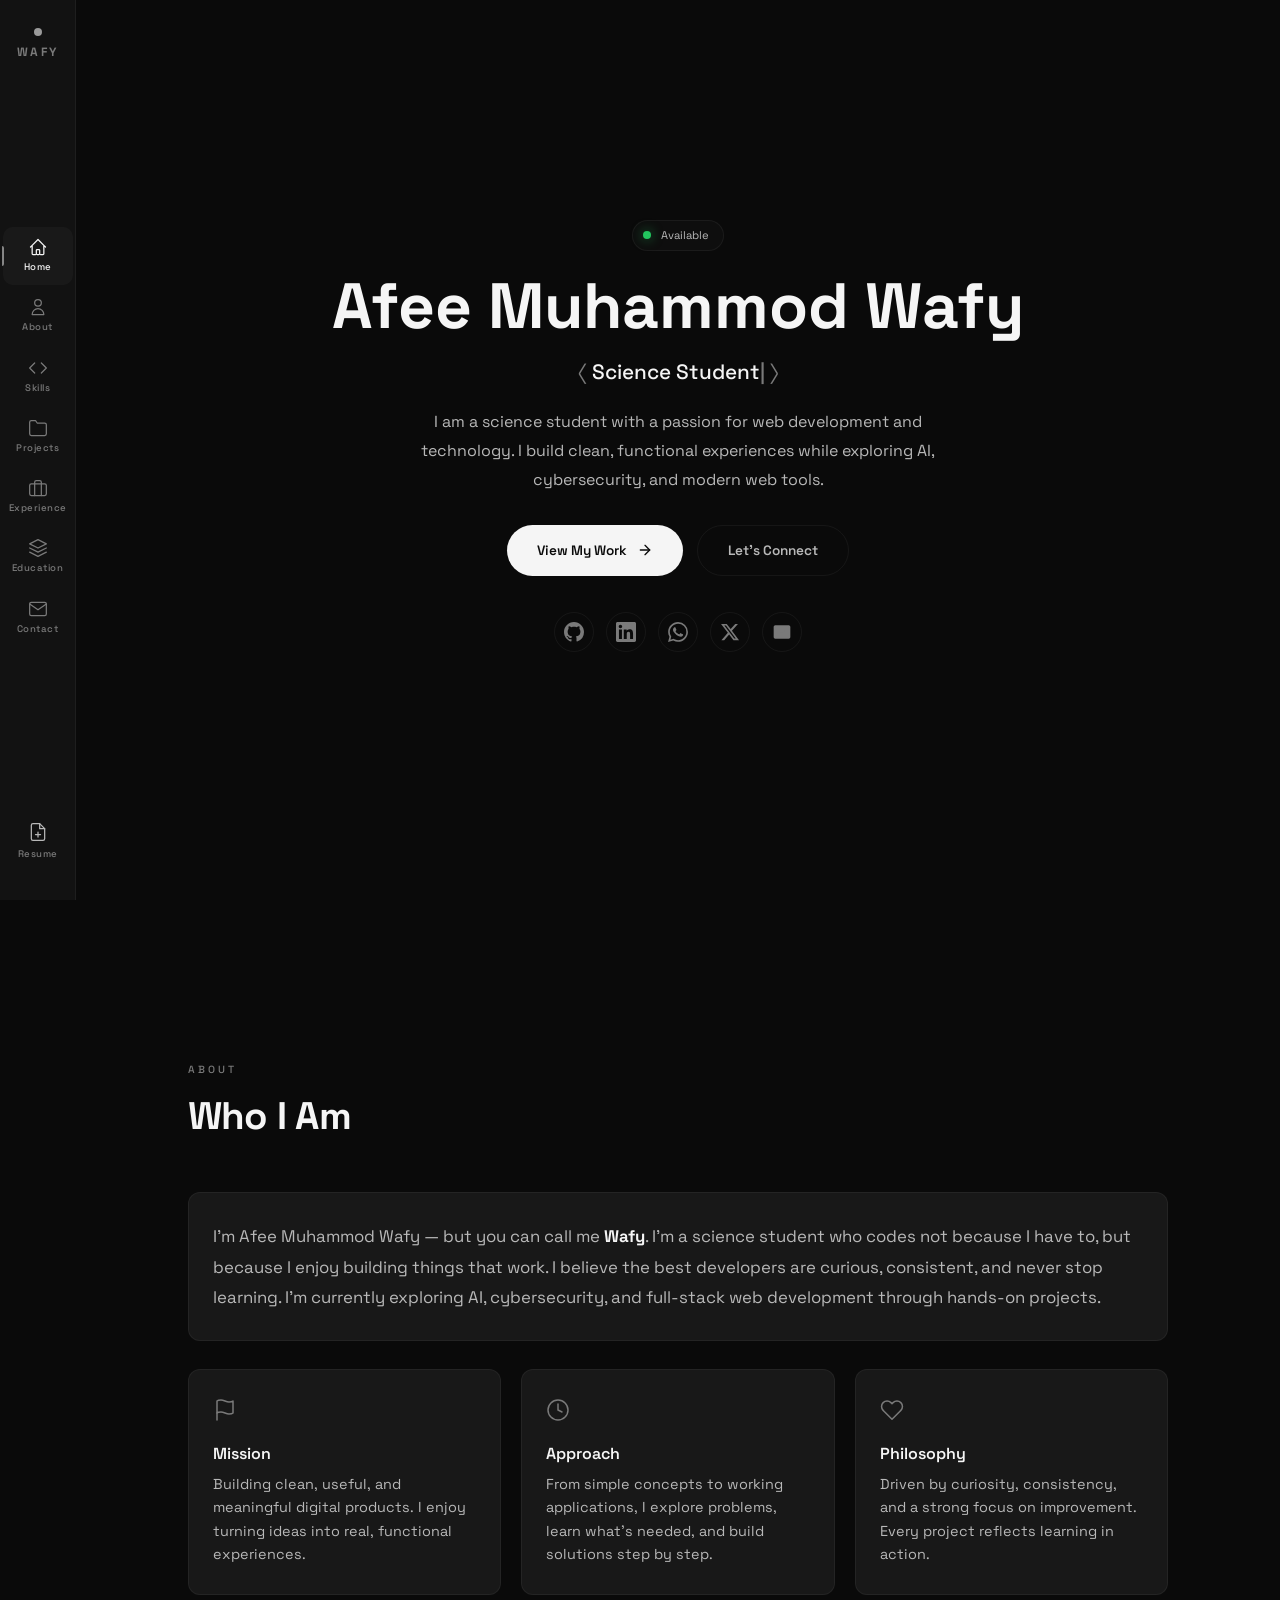
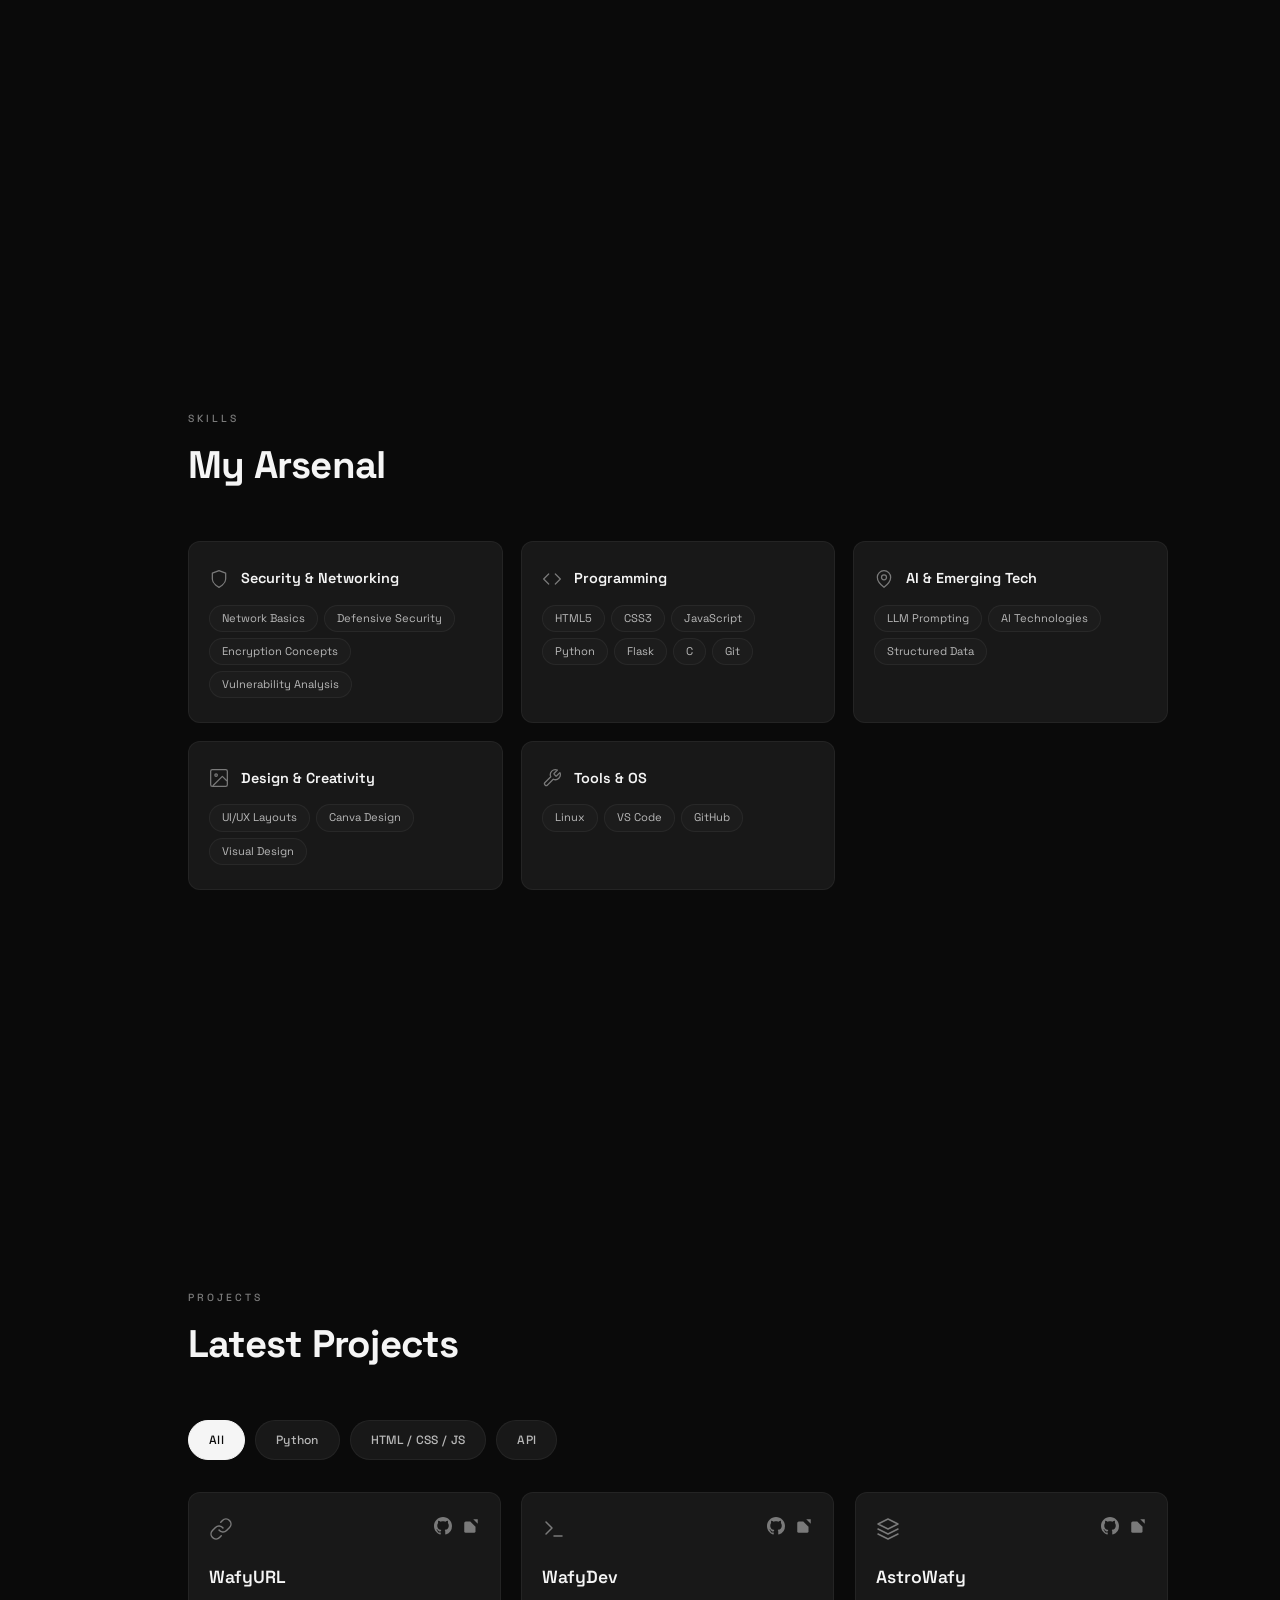
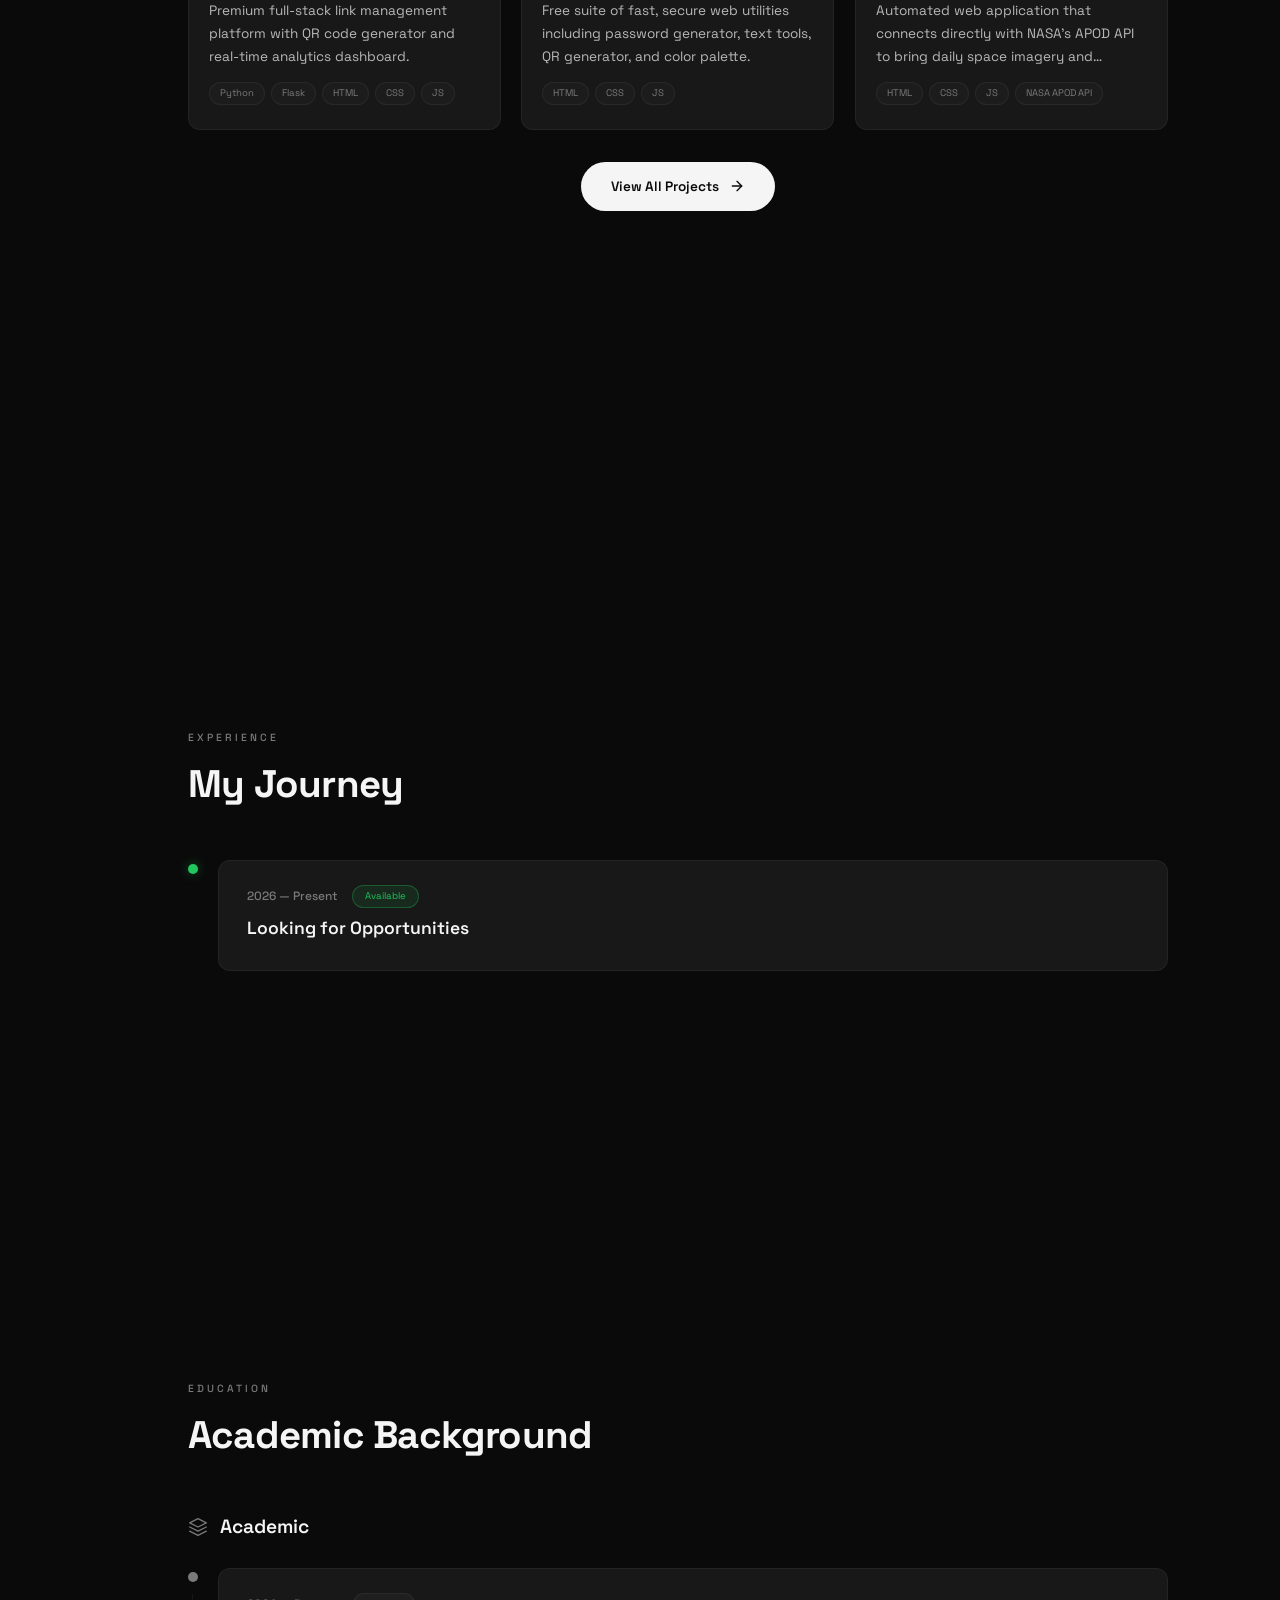
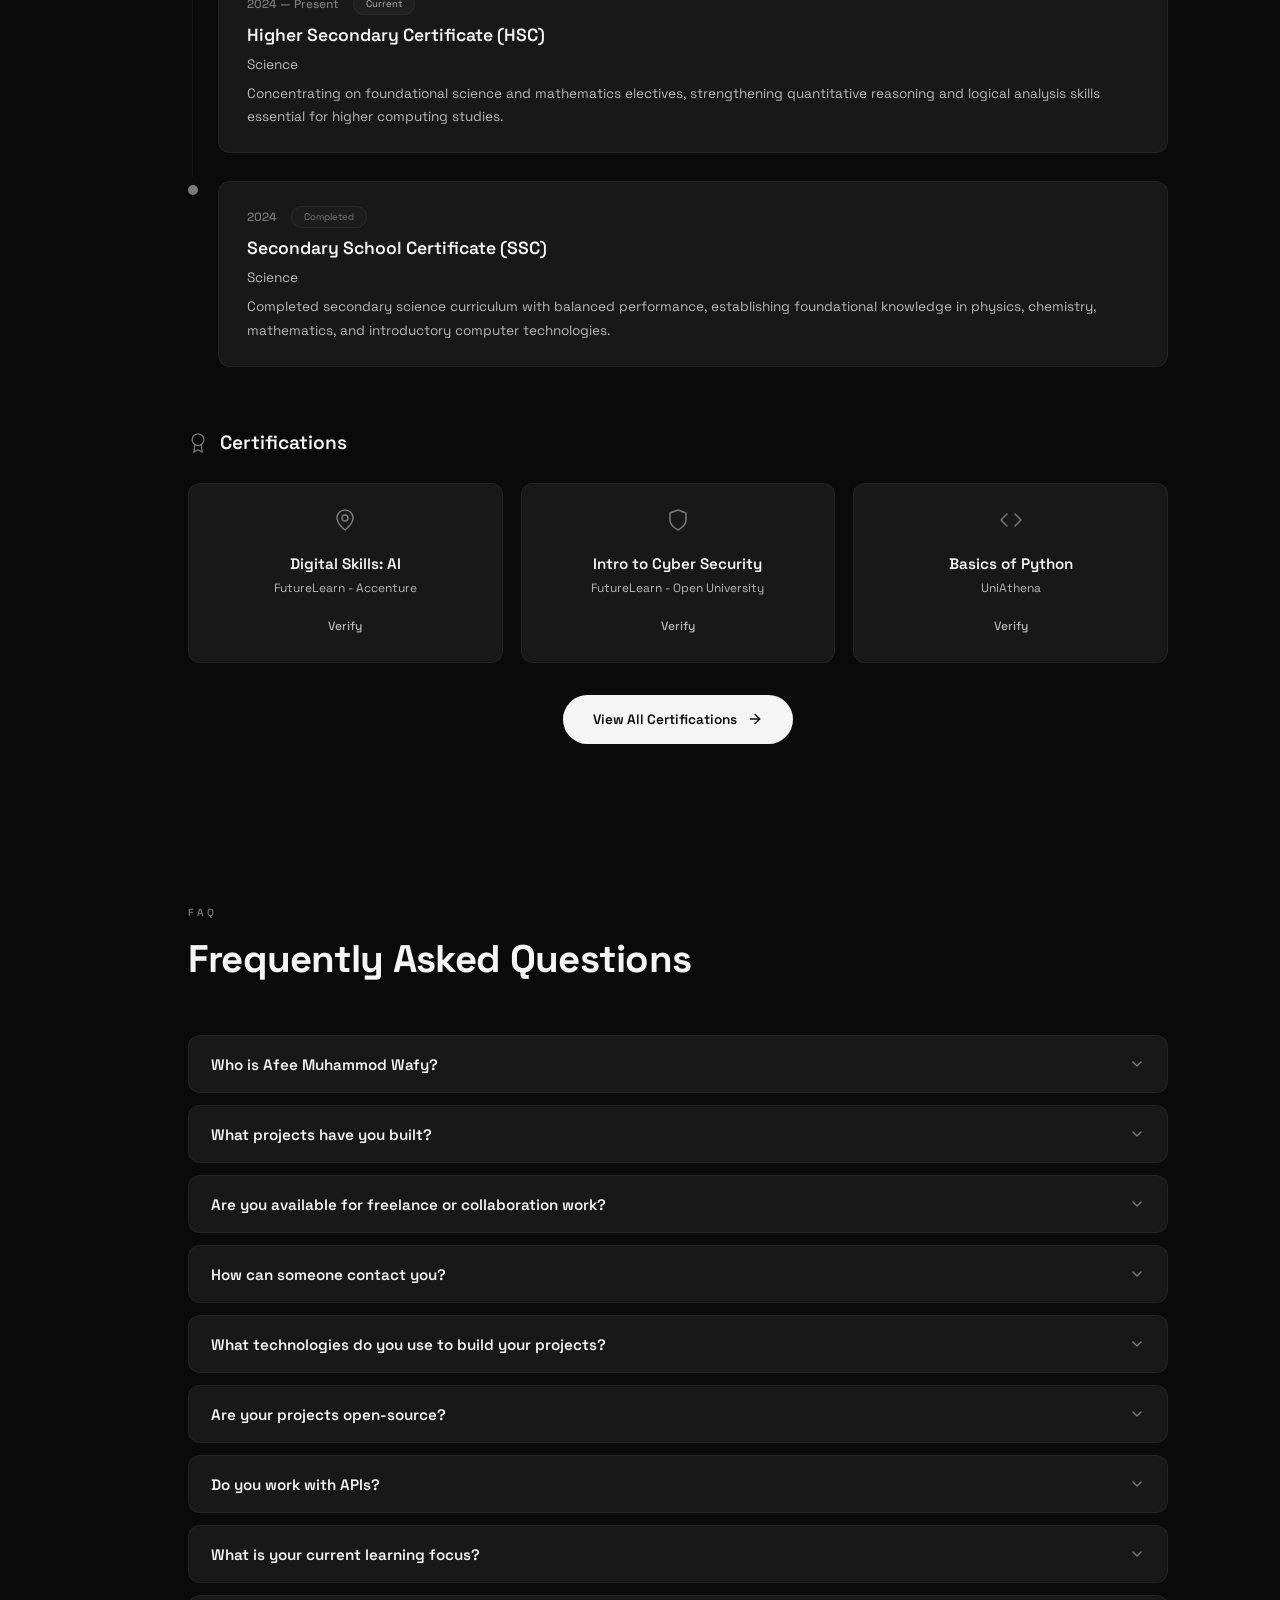
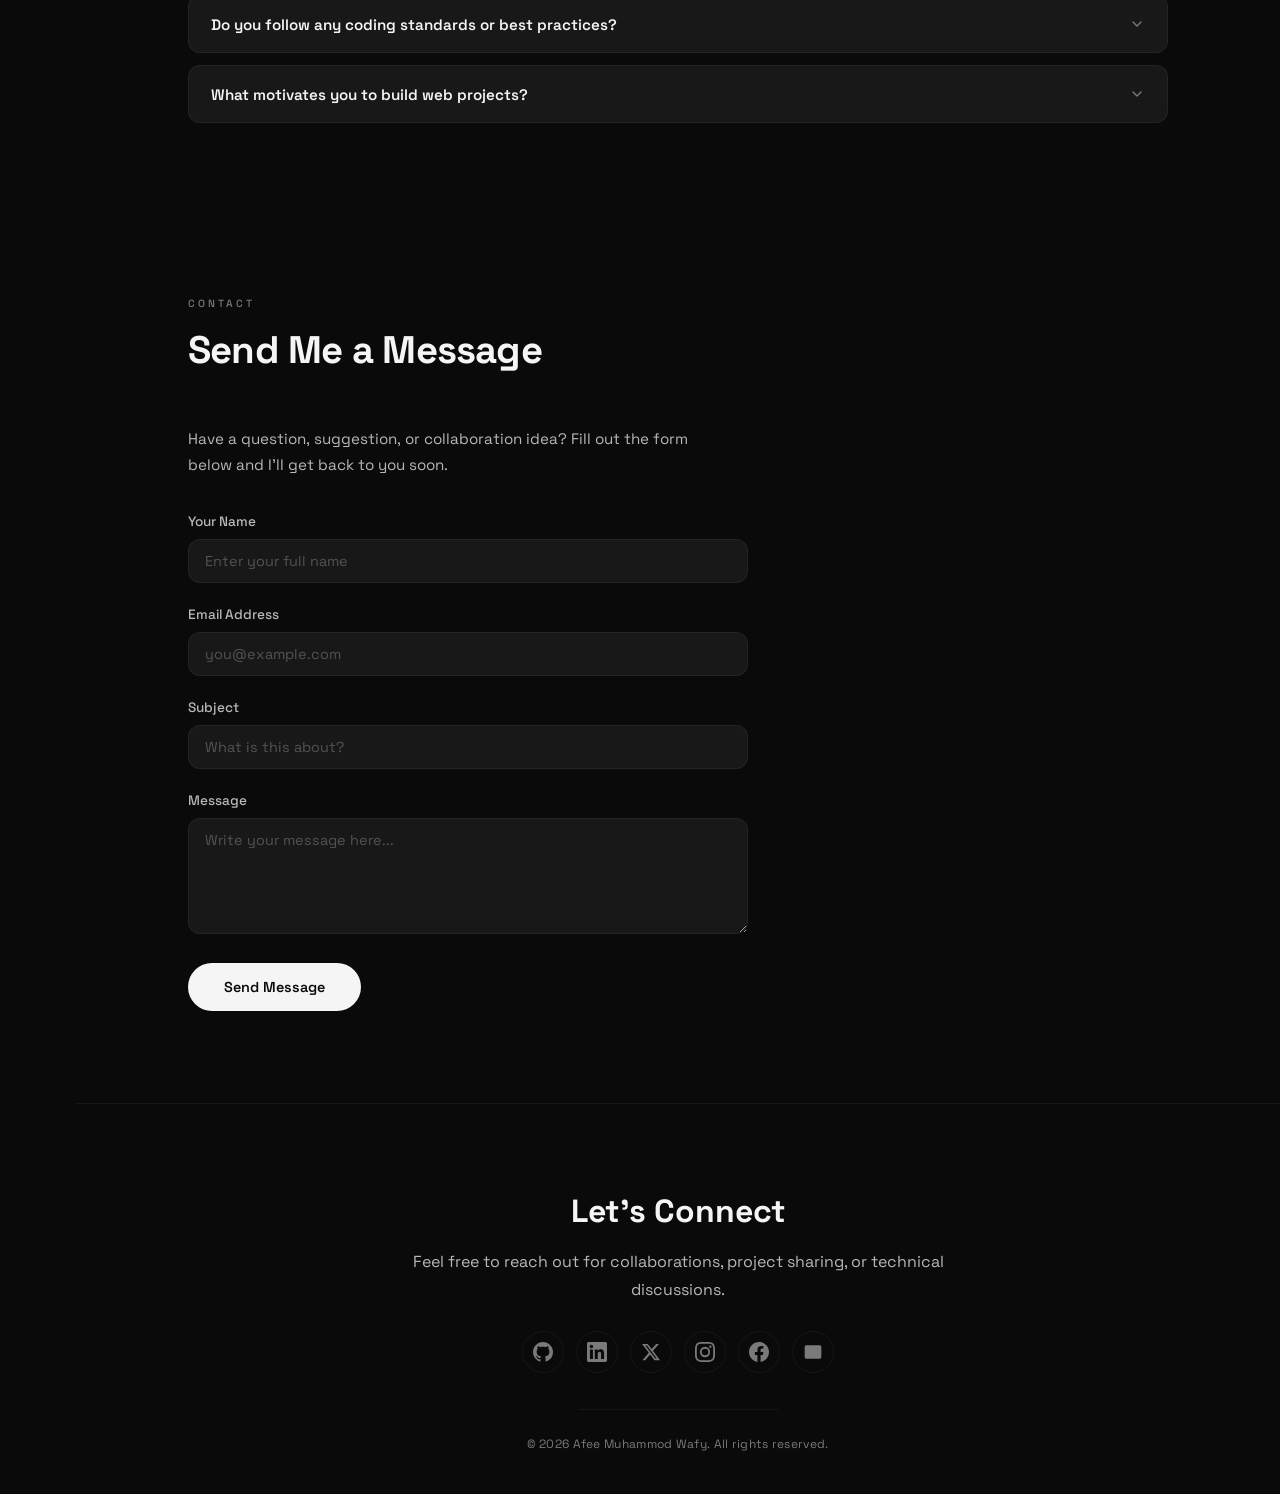
<file: index.html>
<!DOCTYPE html>
<html lang="en">
<head>
  <meta charset="UTF-8" />
  <meta name="viewport" content="width=device-width, initial-scale=1.0" />
  <title>Afee Muhammod Wafy</title>
  <meta name="description" content="Portfolio of Afee Muhammod Wafy – Science student, front-end developer, and AI explorer." />
  <link rel="canonical" href="https://www.amwafy.xyz/" />
  <link rel="icon" type="image/png" sizes="32x32" href="/icon.png" />
  <link rel="apple-touch-icon" href="/icon.png" />

  <!-- Open Graph -->
  <meta property="og:type" content="website" />
  <meta property="og:site_name" content="Afee Muhammod Wafy" />
  <meta property="og:title" content="Afee Muhammod Wafy — Front-End Developer & AI Enthusiast" />
  <meta property="og:description" content="Portfolio of Afee Muhammod Wafy – Science student, front-end developer, and AI explorer." />
  <meta property="og:url" content="https://www.amwafy.xyz/" />
  <meta property="og:image" content="https://www.amwafy.xyz/icon.png" />
  <meta property="og:image:width" content="512" />
  <meta property="og:image:height" content="512" />
  <meta property="og:locale" content="en_US" />

  <!-- Twitter Card -->
  <meta name="twitter:card" content="summary_large_image" />
  <meta name="twitter:site" content="@muhammodwafy" />
  <meta name="twitter:title" content="Afee Muhammod Wafy — Front-End Developer & AI Enthusiast" />
  <meta name="twitter:description" content="Portfolio of Afee Muhammod Wafy – Science student, front-end developer, and AI explorer." />
  <meta name="twitter:image" content="https://www.amwafy.xyz/icon.png" />

  <link rel="preconnect" href="https://fonts.googleapis.com" />
  <link rel="preconnect" href="https://fonts.gstatic.com" crossorigin />
  <link rel="preload" href="https://fonts.googleapis.com/css2?family=Space+Grotesk:wght@400;500;600;700&display=swap" as="style" />
  <link rel="stylesheet" href="https://fonts.googleapis.com/css2?family=Space+Grotesk:wght@400;500;600;700&display=swap" />
  <link rel="stylesheet" href="/style.css" />

  <!-- FAQ Schema (10 Questions) -->
  <script type="application/ld+json">
    {
      "@context": "https://schema.org",
      "@type": "FAQPage",
      "mainEntity": [
        {
          "@type": "Question",
          "name": "Who is Afee Muhammod Wafy?",
          "acceptedAnswer": {
            "@type": "Answer",
            "text": "I am a science student with a deep passion for web development and technology. I enjoy learning new things and building projects that solve real problems. My journey is driven by curiosity and a desire to create meaningful digital experiences."
          }
        },
        {
          "@type": "Question",
          "name": "What projects have you built?",
          "acceptedAnswer": {
            "@type": "Answer",
            "text": "I have built three main projects so far: WafyURL, a full-stack link management platform with analytics and QR generation; WafyDev, a suite of developer utilities; and AstroWafy, a NASA APOD API-powered space image viewer. Each project helped me learn new skills and improve my development workflow."
          }
        },
        {
          "@type": "Question",
          "name": "Are you available for freelance or collaboration work?",
          "acceptedAnswer": {
            "@type": "Answer",
            "text": "Yes, I am open to part-time freelance work and project-based collaborations. I enjoy working on meaningful projects where I can contribute my skills and learn from others. Feel free to reach out if you have an idea or a project in mind."
          }
        },
        {
          "@type": "Question",
          "name": "How can someone contact you?",
          "acceptedAnswer": {
            "@type": "Answer",
            "text": "You can reach me via email at afeemuhammodwafy@yahoo.com or connect with me on LinkedIn. I am also active on GitHub and Twitter, where I share my learning journey and project updates. I try to respond to all messages within 24 hours."
          }
        },
        {
          "@type": "Question",
          "name": "What technologies do you use to build your projects?",
          "acceptedAnswer": {
            "@type": "Answer",
            "text": "I work with HTML5, CSS3, JavaScript (ES6+), Python, Flask, Git, and GitHub. For design, I use Canva and follow responsive design principles. I also work with REST APIs and deploy projects on GitHub Pages and custom domains. I am currently exploring authentication, databases, and AI integration."
          }
        },
        {
          "@type": "Question",
          "name": "Are your projects open-source?",
          "acceptedAnswer": {
            "@type": "Answer",
            "text": "Yes, all my projects are publicly available on GitHub. I believe in open-source and the power of sharing knowledge. You can explore the source code, suggest improvements, or fork them for your own learning. Feedback and contributions are always welcome."
          }
        },
        {
          "@type": "Question",
          "name": "Do you work with APIs?",
          "acceptedAnswer": {
            "@type": "Answer",
            "text": "Yes, I have worked with REST APIs like the NASA APOD API. I am comfortable fetching, parsing, and displaying JSON data in web applications. I enjoy integrating third-party services to add functionality and make projects more interactive."
          }
        },
        {
          "@type": "Question",
          "name": "What is your current learning focus?",
          "acceptedAnswer": {
            "@type": "Answer",
            "text": "Currently, I am focusing on full-stack web development, AI integration, and cybersecurity fundamentals. I am also improving my Python and Flask skills. My goal is to become a well-rounded developer who can build secure, scalable, and intelligent applications."
          }
        },
        {
          "@type": "Question",
          "name": "Do you follow any coding standards or best practices?",
          "acceptedAnswer": {
            "@type": "Answer",
            "text": "Yes, I follow clean code principles, use semantic HTML, write modular CSS, and ensure my JavaScript is accessible and performant. I also use Git for version control and follow industry-standard practices to keep my code maintainable and scalable."
          }
        },
        {
          "@type": "Question",
          "name": "What motivates you to build web projects?",
          "acceptedAnswer": {
            "@type": "Answer",
            "text": "I am motivated by the desire to solve real-world problems through code. Building something from scratch and seeing it work gives me a sense of purpose and creativity. I also enjoy learning new technologies and sharing my knowledge with the developer community."
          }
        }
      ]
    }
  </script>

  <!-- Person Schema -->
  <script type="application/ld+json">
    {
      "@context": "https://schema.org",
      "@type": "Person",
      "name": "Afee Muhammod Wafy",
      "image": "https://www.amwafy.xyz/icon.png",
      "jobTitle": "Front-End Developer & AI Enthusiast",
      "url": "https://www.amwafy.xyz/",
      "email": "afeemuhammodwafy@yahoo.com",
      "sameAs": [
        "https://github.com/afeemuhammodwafy1",
        "https://linkedin.com/in/afeemuhammodwafy1",
        "https://twitter.com/muhammodwafy"
      ],
      "knowsAbout": ["Front-End Development", "Cybersecurity", "AI", "Python", "JavaScript", "Flask"],
      "description": "Science student with a passion for web development and technology."
    }
  </script>

</head>
<body>

  <a href="#main-content" class="skip-link">Skip to main content</a>

  <!-- Sidebar -->
  <aside class="sidebar" role="navigation" aria-label="Main navigation">
    <div class="sidebar-brand">
      <a href="/" aria-label="Home" style="text-decoration: none; display: flex; flex-direction: column; align-items: center; gap: 6px;">
        <span class="brand-dot" aria-hidden="true"></span>
        <span class="brand-text">WAFY</span>
      </a>
    </div>
    <nav class="sidebar-nav" role="menubar">
      <a href="/" class="nav-link active" data-section="home" role="menuitem" aria-current="page">
        <svg class="nav-icon" width="20" height="20" viewBox="0 0 24 24" fill="none" stroke="currentColor" stroke-width="1.5" stroke-linecap="round" stroke-linejoin="round"><path d="M3 12l2-2m0 0l7-7 7 7M5 10v10a1 1 0 001 1h3m10-11l2 2m-2-2v10a1 1 0 01-1 1h-3m-4 0a1 1 0 01-1-1v-4a1 1 0 011-1h2a1 1 0 011 1v4a1 1 0 01-1 1m-2 0h2"/></svg>
        <span>Home</span>
      </a>
      <a href="/#about" class="nav-link" data-section="about" role="menuitem">
        <svg class="nav-icon" width="20" height="20" viewBox="0 0 24 24" fill="none" stroke="currentColor" stroke-width="1.5" stroke-linecap="round" stroke-linejoin="round"><path d="M16 7a4 4 0 11-8 0 4 4 0 018 0z"/><path d="M12 14a7 7 0 00-7 7h14a7 7 0 00-7-7z"/></svg>
        <span>About</span>
      </a>
      <a href="/#skills" class="nav-link" data-section="skills" role="menuitem">
        <svg class="nav-icon" width="20" height="20" viewBox="0 0 24 24" fill="none" stroke="currentColor" stroke-width="1.5" stroke-linecap="round" stroke-linejoin="round"><polyline points="16 18 22 12 16 6"/><polyline points="8 6 2 12 8 18"/></svg>
        <span>Skills</span>
      </a>
      <a href="/#projects" class="nav-link" data-section="projects" role="menuitem">
        <svg class="nav-icon" width="20" height="20" viewBox="0 0 24 24" fill="none" stroke="currentColor" stroke-width="1.5" stroke-linecap="round" stroke-linejoin="round"><path d="M22 19a2 2 0 01-2 2H4a2 2 0 01-2-2V5a2 2 0 012-2h5l2 3h9a2 2 0 012 2z"/></svg>
        <span>Projects</span>
      </a>
      <a href="/#experience" class="nav-link" data-section="experience" role="menuitem">
        <svg class="nav-icon" width="20" height="20" viewBox="0 0 24 24" fill="none" stroke="currentColor" stroke-width="1.5" stroke-linecap="round" stroke-linejoin="round"><rect x="2" y="7" width="20" height="14" rx="2" ry="2"/><path d="M16 21V5a2 2 0 00-2-2h-4a2 2 0 00-2 2v16"/></svg>
        <span>Experience</span>
      </a>
      <a href="/#education" class="nav-link" data-section="education" role="menuitem">
        <svg class="nav-icon" width="20" height="20" viewBox="0 0 24 24" fill="none" stroke="currentColor" stroke-width="1.5" stroke-linecap="round" stroke-linejoin="round"><path d="M12 2L2 7l10 5 10-5-10-5z"/><path d="M2 17l10 5 10-5"/><path d="M2 12l10 5 10-5"/></svg>
        <span>Education</span>
      </a>
      <a href="/#contact" class="nav-link" data-section="contact" role="menuitem">
        <svg class="nav-icon" width="20" height="20" viewBox="0 0 24 24" fill="none" stroke="currentColor" stroke-width="1.5" stroke-linecap="round" stroke-linejoin="round"><path d="M4 4h16c1.1 0 2 .9 2 2v12c0 1.1-.9 2-2 2H4c-1.1 0-2-.9-2-2V6c0-1.1.9-2 2-2z"/><polyline points="22,6 12,13 2,6"/></svg>
        <span>Contact</span>
      </a>
    </nav>
    <div class="sidebar-footer">
      <a href="/cv.pdf" download="Afee_Muhammod_Wafy_Resume.pdf" class="sidebar-resume" id="sidebarResume" aria-label="Download resume (PDF)">
        <svg class="nav-icon" width="20" height="20" viewBox="0 0 24 24" fill="none" stroke="currentColor" stroke-width="1.5" stroke-linecap="round" stroke-linejoin="round"><path d="M14 2H6a2 2 0 00-2 2v16a2 2 0 002 2h12a2 2 0 002-2V8z"/><polyline points="14 2 14 8 20 8"/><line x1="12" y1="18" x2="12" y2="12"/><line x1="9" y1="15" x2="15" y2="15"/></svg>
        <span>Resume</span>
      </a>
    </div>
  </aside>

  <!-- Mobile Header -->
  <header class="mobile-header" role="banner">
    <a href="/" aria-label="Home" style="text-decoration: none; color: var(--text-primary);">
      <span class="mobile-brand">WAFY</span>
    </a>
    <button class="mobile-menu-btn" id="menuBtn" aria-label="Toggle navigation menu" aria-expanded="false">
      <span></span><span></span><span></span>
    </button>
  </header>

  <!-- Mobile Nav -->
  <div class="mobile-nav" id="mobileNav" role="navigation" aria-label="Mobile navigation">
    <a href="/" class="mobile-nav-link active" data-section="home" aria-current="page">
      <svg width="18" height="18" viewBox="0 0 24 24" fill="none" stroke="currentColor" stroke-width="1.5" stroke-linecap="round" stroke-linejoin="round"><path d="M3 12l2-2m0 0l7-7 7 7M5 10v10a1 1 0 001 1h3m10-11l2 2m-2-2v10a1 1 0 01-1 1h-3m-4 0a1 1 0 01-1-1v-4a1 1 0 011-1h2a1 1 0 011 1v4a1 1 0 01-1 1m-2 0h2"/></svg>
      Home
    </a>
    <a href="/#about" class="mobile-nav-link" data-section="about">
      <svg width="18" height="18" viewBox="0 0 24 24" fill="none" stroke="currentColor" stroke-width="1.5" stroke-linecap="round" stroke-linejoin="round"><path d="M16 7a4 4 0 11-8 0 4 4 0 018 0z"/><path d="M12 14a7 7 0 00-7 7h14a7 7 0 00-7-7z"/></svg>
      About
    </a>
    <a href="/#skills" class="mobile-nav-link" data-section="skills">
      <svg width="18" height="18" viewBox="0 0 24 24" fill="none" stroke="currentColor" stroke-width="1.5" stroke-linecap="round" stroke-linejoin="round"><polyline points="16 18 22 12 16 6"/><polyline points="8 6 2 12 8 18"/></svg>
      Skills
    </a>
    <a href="/#projects" class="mobile-nav-link" data-section="projects">
      <svg width="18" height="18" viewBox="0 0 24 24" fill="none" stroke="currentColor" stroke-width="1.5" stroke-linecap="round" stroke-linejoin="round"><path d="M22 19a2 2 0 01-2 2H4a2 2 0 01-2-2V5a2 2 0 012-2h5l2 3h9a2 2 0 012 2z"/></svg>
      Projects
    </a>
    <a href="/#experience" class="mobile-nav-link" data-section="experience">
      <svg width="18" height="18" viewBox="0 0 24 24" fill="none" stroke="currentColor" stroke-width="1.5" stroke-linecap="round" stroke-linejoin="round"><rect x="2" y="7" width="20" height="14" rx="2" ry="2"/><path d="M16 21V5a2 2 0 00-2-2h-4a2 2 0 00-2 2v16"/></svg>
      Experience
    </a>
    <a href="/#education" class="mobile-nav-link" data-section="education">
      <svg width="18" height="18" viewBox="0 0 24 24" fill="none" stroke="currentColor" stroke-width="1.5" stroke-linecap="round" stroke-linejoin="round"><path d="M12 2L2 7l10 5 10-5-10-5z"/><path d="M2 17l10 5 10-5"/><path d="M2 12l10 5 10-5"/></svg>
      Education
    </a>
    <a href="/#contact" class="mobile-nav-link" data-section="contact">
      <svg width="18" height="18" viewBox="0 0 24 24" fill="none" stroke="currentColor" stroke-width="1.5" stroke-linecap="round" stroke-linejoin="round"><path d="M4 4h16c1.1 0 2 .9 2 2v12c0 1.1-.9 2-2 2H4c-1.1 0-2-.9-2-2V6c0-1.1.9-2 2-2z"/><polyline points="22,6 12,13 2,6"/></svg>
      Contact
    </a>
    <a href="/cv.pdf" download="Afee_Muhammod_Wafy_Resume.pdf" class="mobile-nav-link resume-mobile">
      <svg width="18" height="18" viewBox="0 0 24 24" fill="none" stroke="currentColor" stroke-width="1.5" stroke-linecap="round" stroke-linejoin="round"><path d="M14 2H6a2 2 0 00-2 2v16a2 2 0 002 2h12a2 2 0 002-2V8z"/><polyline points="14 2 14 8 20 8"/><line x1="12" y1="18" x2="12" y2="12"/><line x1="9" y1="15" x2="15" y2="15"/></svg>
      Resume
    </a>
  </div>

  <main class="main-content" id="main-content" role="main">

    <!-- Hero Section -->
    <section id="home" class="section hero" aria-labelledby="hero-title">
      <div class="hero-content-center">
        <div class="hero-tag">
          <span class="pulse-dot" aria-hidden="true"></span>Available
        </div>
        <h1 class="hero-name" id="hero-title">Afee Muhammod Wafy</h1>
        <div class="hero-role">
          <span class="role-bracket" aria-hidden="true">⟨</span>
          <span class="role-text" id="roleText">Front-End Developer</span>
          <span class="role-bracket" aria-hidden="true">⟩</span>
        </div>
        <p class="hero-desc">
          I am a science student with a passion for web development and technology. 
          I build clean, functional experiences while exploring AI, cybersecurity, and modern web tools.
        </p>
        <div class="hero-actions">
          <a href="/#projects" class="btn-primary" aria-label="View my projects">
            View My Work
            <svg width="16" height="16" viewBox="0 0 24 24" fill="none" stroke="currentColor" stroke-width="2" stroke-linecap="round" stroke-linejoin="round"><line x1="5" y1="12" x2="19" y2="12"/><polyline points="12 5 19 12 12 19"/></svg>
          </a>
          <a href="/#contact" class="btn-secondary" aria-label="Scroll to contact section">
            Let's Connect
          </a>
        </div>
        <div class="hero-social" aria-label="Social media links">
          <a href="https://github.com/afeemuhammodwafy1" target="_blank" rel="noopener noreferrer" aria-label="GitHub">
            <svg width="20" height="20" viewBox="0 0 24 24" fill="currentColor"><path d="M12 0C5.37 0 0 5.37 0 12c0 5.31 3.435 9.795 8.205 11.385.6.105.825-.255.825-.57 0-.285-.015-1.23-.015-2.235-3.015.555-3.795-.735-4.035-1.41-.135-.345-.72-1.41-1.23-1.695-.42-.225-1.02-.78-.015-.795.945-.015 1.62.87 1.845 1.23 1.08 1.815 2.805 1.305 3.495.99.105-.78.42-1.305.765-1.605-2.67-.3-5.46-1.335-5.46-5.925 0-1.305.465-2.385 1.23-3.225-.12-.3-.54-1.53.12-3.15 0 0 1.005-.315 3.3 1.23.96-.27 1.98-.405 3-.405s2.04.135 3 .405c2.295-1.56 3.3-1.23 3.3-1.23.66 1.62.24 2.85.12 3.15.765.84 1.23 1.905 1.23 3.225 0 4.605-2.805 5.625-5.475 5.925.435.375.81 1.095.81 2.22 0 1.605-.015 2.895-.015 3.3 0 .315.225.69.825.57A12.02 12.02 0 0024 12c0-6.63-5.37-12-12-12z"/></svg>
          </a>
          <a href="https://linkedin.com/in/afeemuhammodwafy1" target="_blank" rel="noopener noreferrer" aria-label="LinkedIn">
            <svg width="20" height="20" viewBox="0 0 24 24" fill="currentColor"><path d="M20.447 20.452h-3.554v-5.569c0-1.328-.027-3.037-1.852-3.037-1.853 0-2.136 1.445-2.136 2.939v5.667H9.351V9h3.414v1.561h.046c.477-.9 1.637-1.85 3.37-1.85 3.601 0 4.267 2.37 4.267 5.455v6.286zM5.337 7.433c-1.144 0-2.063-.926-2.063-2.065 0-1.138.92-2.063 2.063-2.063 1.14 0 2.064.925 2.064 2.063 0 1.139-.925 2.065-2.064 2.065zm1.782 13.019H3.555V9h3.564v11.452zM22.225 0H1.771C.792 0 0 .774 0 1.729v20.542C0 23.227.792 24 1.771 24h20.451C23.2 24 24 23.227 24 22.271V1.729C24 .774 23.2 0 22.222 0h.003z"/></svg>
          </a>
          <a href="https://wa.me/8801644568471" target="_blank" rel="noopener noreferrer" aria-label="WhatsApp">
            <svg width="20" height="20" viewBox="0 0 24 24" fill="currentColor"><path d="M17.472 14.382c-.297-.149-1.758-.867-2.03-.967-.273-.099-.471-.148-.67.15-.197.297-.767.966-.94 1.164-.173.199-.347.223-.644.075-.297-.15-1.255-.463-2.39-1.475-.883-.788-1.48-1.761-1.653-2.059-.173-.297-.018-.458.13-.606.134-.133.298-.347.446-.52.149-.174.198-.298.298-.497.099-.198.05-.371-.025-.52-.075-.149-.669-1.612-.916-2.207-.242-.579-.487-.5-.669-.51-.173-.008-.371-.01-.57-.01-.198 0-.52.074-.792.372-.272.297-1.04 1.016-1.04 2.479 0 1.462 1.065 2.875 1.213 3.074.149.198 2.096 3.2 5.077 4.487.709.306 1.262.489 1.694.625.712.227 1.36.195 1.871.118.571-.085 1.758-.719 2.006-1.413.248-.694.248-1.289.173-1.413-.074-.124-.272-.198-.57-.347m-5.421 7.403h-.004a9.87 9.87 0 01-5.031-1.378l-.361-.214-3.741.982.998-3.648-.235-.374a9.86 9.86 0 01-1.51-5.26c.001-5.45 4.436-9.884 9.888-9.884 2.64 0 5.122 1.03 6.988 2.898a9.825 9.825 0 012.893 6.994c-.003 5.45-4.437 9.884-9.885 9.884m8.413-18.297A11.815 11.815 0 0012.05 0C5.495 0 .16 5.335.157 11.892c0 2.096.547 4.142 1.588 5.945L.057 24l6.305-1.654a11.882 11.882 0 005.683 1.448h.005c6.554 0 11.89-5.335 11.893-11.893a11.821 11.821 0 00-3.48-8.413z"/></svg>
          </a>
          <a href="https://twitter.com/muhammodwafy" target="_blank" rel="noopener noreferrer" aria-label="Twitter">
            <svg width="20" height="20" viewBox="0 0 24 24" fill="currentColor"><path d="M18.244 2.25h3.308l-7.227 8.26 8.502 11.24H16.17l-5.214-6.817L4.99 21.75H1.68l7.73-8.835L1.254 2.25H8.08l4.713 6.231zm-1.161 17.52h1.833L7.084 4.126H5.117z"/></svg>
          </a>
          <a href="mailto:afeemuhammodwafy@yahoo.com" aria-label="Email">
            <svg width="20" height="20" viewBox="0 0 24 24" fill="none" stroke="currentColor" stroke-width="1.5" stroke-linecap="round" stroke-linejoin="round"><path d="M4 4h16c1.1 0 2 .9 2 2v12c0 1.1-.9 2-2 2H4c-1.1 0-2-.9-2-2V6c0-1.1.9-2 2-2z"/><polyline points="22,6 12,13 2,6"/></svg>
          </a>
        </div>
      </div>
      <div class="scroll-indicator" id="scrollIndicator" aria-hidden="true">
        <span>Scroll</span>
        <svg width="12" height="12" viewBox="0 0 24 24" fill="none" stroke="currentColor" stroke-width="2" stroke-linecap="round" stroke-linejoin="round"><polyline points="6 9 12 15 18 9"/></svg>
      </div>
    </section>

    <!-- About Section -->
    <section id="about" class="section" aria-labelledby="about-title">
      <div class="section-label">About</div>
      <h2 class="section-title" id="about-title">Who I Am</h2>
      <div class="about-card full-width" style="grid-column: 1 / -1; background: var(--bg-card); border: 1px solid var(--border); border-radius: var(--radius); padding: 28px 24px; margin-bottom: 28px;">
        <p style="font-size: 1.05rem; line-height: 1.8; color: var(--text-secondary);">
          I'm Afee Muhammod Wafy — but you can call me <strong style="color: var(--text-primary);">Wafy</strong>. 
          I'm a science student who codes not because I have to, but because I enjoy 
          building things that work. I believe the best developers are curious, consistent, 
          and never stop learning. I'm currently exploring AI, cybersecurity, and 
          full-stack web development through hands-on projects.
        </p>
      </div>
      <div class="about-grid">
        <div class="about-card">
          <div class="about-icon" aria-hidden="true">
            <svg width="24" height="24" viewBox="0 0 24 24" fill="none" stroke="currentColor" stroke-width="1.5" stroke-linecap="round" stroke-linejoin="round"><path d="M4 15s1-1 4-1 5 2 8 2 4-1 4-1V3s-1 1-4 1-5-2-8-2-4 1-4 1z"/><line x1="4" y1="22" x2="4" y2="15"/></svg>
          </div>
          <h3>Mission</h3>
          <p>Building clean, useful, and meaningful digital products. I enjoy turning ideas into real, functional experiences.</p>
        </div>
        <div class="about-card">
          <div class="about-icon" aria-hidden="true">
            <svg width="24" height="24" viewBox="0 0 24 24" fill="none" stroke="currentColor" stroke-width="1.5" stroke-linecap="round" stroke-linejoin="round"><circle cx="12" cy="12" r="10"/><polyline points="12 6 12 12 16 14"/></svg>
          </div>
          <h3>Approach</h3>
          <p>From simple concepts to working applications, I explore problems, learn what's needed, and build solutions step by step.</p>
        </div>
        <div class="about-card">
          <div class="about-icon" aria-hidden="true">
            <svg width="24" height="24" viewBox="0 0 24 24" fill="none" stroke="currentColor" stroke-width="1.5" stroke-linecap="round" stroke-linejoin="round"><path d="M20.84 4.61a5.5 5.5 0 00-7.78 0L12 5.67l-1.06-1.06a5.5 5.5 0 00-7.78 7.78l1.06 1.06L12 21.23l7.78-7.78 1.06-1.06a5.5 5.5 0 000-7.78z"/></svg>
          </div>
          <h3>Philosophy</h3>
          <p>Driven by curiosity, consistency, and a strong focus on improvement. Every project reflects learning in action.</p>
        </div>
      </div>
    </section>

    <!-- Skills Section -->
    <section id="skills" class="section" aria-labelledby="skills-title">
      <div class="section-label">Skills</div>
      <h2 class="section-title" id="skills-title">My Arsenal</h2>
      <div class="skills-grid">
        <div class="skill-group">
          <div class="skill-group-header">
            <svg width="20" height="20" viewBox="0 0 24 24" fill="none" stroke="currentColor" stroke-width="1.5" stroke-linecap="round" stroke-linejoin="round"><path d="M12 22s8-4 8-10V5l-8-3-8 3v7c0 6 8 10 8 10z"/></svg>
            <h3>Security & Networking</h3>
          </div>
          <div class="skill-tags">
            <span>Network Basics</span>
            <span>Defensive Security</span>
            <span>Encryption Concepts</span>
            <span>Vulnerability Analysis</span>
          </div>
        </div>
        <div class="skill-group">
          <div class="skill-group-header">
            <svg width="20" height="20" viewBox="0 0 24 24" fill="none" stroke="currentColor" stroke-width="1.5" stroke-linecap="round" stroke-linejoin="round"><polyline points="16 18 22 12 16 6"/><polyline points="8 6 2 12 8 18"/></svg>
            <h3>Programming</h3>
          </div>
          <div class="skill-tags">
            <span>HTML5</span>
            <span>CSS3</span>
            <span>JavaScript</span>
            <span>Python</span>
            <span>Flask</span>
            <span>C</span>
            <span>Git</span>
          </div>
        </div>
        <div class="skill-group">
          <div class="skill-group-header">
            <svg width="20" height="20" viewBox="0 0 24 24" fill="none" stroke="currentColor" stroke-width="1.5" stroke-linecap="round" stroke-linejoin="round">
              <path d="M12 2a8 8 0 00-8 8c0 6 8 12 8 12s8-6 8-12a8 8 0 00-8-8z"/>
              <circle cx="12" cy="10" r="3"/>
            </svg>
            <h3>AI & Emerging Tech</h3>
          </div>
          <div class="skill-tags">
            <span>LLM Prompting</span>
            <span>AI Technologies</span>
            <span>Structured Data</span>
          </div>
        </div>
        <div class="skill-group">
          <div class="skill-group-header">
            <svg width="20" height="20" viewBox="0 0 24 24" fill="none" stroke="currentColor" stroke-width="1.5" stroke-linecap="round" stroke-linejoin="round"><rect x="2" y="2" width="20" height="20" rx="2"/><circle cx="8.5" cy="8.5" r="1.5"/><polyline points="21 15 16 10 5 21"/></svg>
            <h3>Design & Creativity</h3>
          </div>
          <div class="skill-tags">
            <span>UI/UX Layouts</span>
            <span>Canva Design</span>
            <span>Visual Design</span>
          </div>
        </div>
        <div class="skill-group">
          <div class="skill-group-header">
            <svg width="20" height="20" viewBox="0 0 24 24" fill="none" stroke="currentColor" stroke-width="1.5" stroke-linecap="round" stroke-linejoin="round"><path d="M14.7 6.3a1 1 0 000 1.4l1.6 1.6a1 1 0 001.4 0l3.77-3.77a6 6 0 01-7.94 7.94l-6.91 6.91a2.12 2.12 0 01-3-3l6.91-6.91a6 6 0 017.94-7.94l-3.76 3.76z"/></svg>
            <h3>Tools & OS</h3>
          </div>
          <div class="skill-tags">
            <span>Linux</span>
            <span>VS Code</span>
            <span>GitHub</span>
          </div>
        </div>
      </div>
    </section>

    <!-- Projects Section -->
    <section id="projects" class="section" aria-labelledby="projects-title">
      <div class="section-label">Projects</div>
      <h2 class="section-title" id="projects-title">Latest Projects</h2>
      <div class="filter-bar" role="group" aria-label="Filter projects by technology">
        <button class="filter-btn active" data-filter="all">All</button>
        <button class="filter-btn" data-filter="python">Python</button>
        <button class="filter-btn" data-filter="html-css-js">HTML / CSS / JS</button>
        <button class="filter-btn" data-filter="api">API</button>
      </div>
      <div class="projects-grid" id="homeProjects">
        <div class="project-card" data-tags="python flask html css js">
          <div class="project-top">
            <div class="project-icon" aria-hidden="true">
              <svg width="24" height="24" viewBox="0 0 24 24" fill="none" stroke="currentColor" stroke-width="1.5" stroke-linecap="round" stroke-linejoin="round"><path d="M10 13a5 5 0 007.54.54l3-3a5 5 0 00-7.07-7.07l-1.72 1.71"/><path d="M14 11a5 5 0 00-7.54-.54l-3 3a5 5 0 007.07 7.07l1.71-1.71"/></svg>
            </div>
            <div class="project-links-top">
              <a href="https://github.com/afeemuhammodwafy1/wafyurl" target="_blank" rel="noopener noreferrer" aria-label="GitHub">
                <svg width="18" height="18" viewBox="0 0 24 24" fill="currentColor"><path d="M12 0C5.37 0 0 5.37 0 12c0 5.31 3.435 9.795 8.205 11.385.6.105.825-.255.825-.57 0-.285-.015-1.23-.015-2.235-3.015.555-3.795-.735-4.035-1.41-.135-.345-.72-1.41-1.23-1.695-.42-.225-1.02-.78-.015-.795.945-.015 1.62.87 1.845 1.23 1.08 1.815 2.805 1.305 3.495.99.105-.78.42-1.305.765-1.605-2.67-.3-5.46-1.335-5.46-5.925 0-1.305.465-2.385 1.23-3.225-.12-.3-.54-1.53.12-3.15 0 0 1.005-.315 3.3 1.23.96-.27 1.98-.405 3-.405s2.04.135 3 .405c2.295-1.56 3.3-1.23 3.3-1.23.66 1.62.24 2.85.12 3.15.765.84 1.23 1.905 1.23 3.225 0 4.605-2.805 5.625-5.475 5.925.435.375.81 1.095.81 2.22 0 1.605-.015 2.895-.015 3.3 0 .315.225.69.825.57A12.02 12.02 0 0024 12c0-6.63-5.37-12-12-12z"/></svg>
              </a>
              <a href="https://url.amwafy.xyz/" target="_blank" rel="noopener noreferrer" aria-label="Live demo">
                <svg width="18" height="18" viewBox="0 0 24 24" fill="none" stroke="currentColor" stroke-width="2" stroke-linecap="round" stroke-linejoin="round"><path d="M18 13v6a2 2 0 01-2 2H5a2 2 0 01-2-2V8a2 2 0 012-2h6"/><polyline points="15 3 21 3 21 9"/><line x1="10" y1="14" x2="21" y2="3"/></svg>
              </a>
            </div>
          </div>
          <h3 class="project-title">WafyURL</h3>
          <p class="project-desc">Premium full-stack link management platform with QR code generator and real-time analytics dashboard.</p>
          <div class="project-tags">
            <span>Python</span>
            <span>Flask</span>
            <span>HTML</span>
            <span>CSS</span>
            <span>JS</span>
          </div>
        </div>
        <div class="project-card" data-tags="html css js">
          <div class="project-top">
            <div class="project-icon" aria-hidden="true">
              <svg width="24" height="24" viewBox="0 0 24 24" fill="none" stroke="currentColor" stroke-width="1.5" stroke-linecap="round" stroke-linejoin="round"><polyline points="4 17 10 11 4 5"/><line x1="12" y1="19" x2="20" y2="19"/></svg>
            </div>
            <div class="project-links-top">
              <a href="https://github.com/afeemuhammodwafy1/wafydev" target="_blank" rel="noopener noreferrer" aria-label="GitHub">
                <svg width="18" height="18" viewBox="0 0 24 24" fill="currentColor"><path d="M12 0C5.37 0 0 5.37 0 12c0 5.31 3.435 9.795 8.205 11.385.6.105.825-.255.825-.57 0-.285-.015-1.23-.015-2.235-3.015.555-3.795-.735-4.035-1.41-.135-.345-.72-1.41-1.23-1.695-.42-.225-1.02-.78-.015-.795.945-.015 1.62.87 1.845 1.23 1.08 1.815 2.805 1.305 3.495.99.105-.78.42-1.305.765-1.605-2.67-.3-5.46-1.335-5.46-5.925 0-1.305.465-2.385 1.23-3.225-.12-.3-.54-1.53.12-3.15 0 0 1.005-.315 3.3 1.23.96-.27 1.98-.405 3-.405s2.04.135 3 .405c2.295-1.56 3.3-1.23 3.3-1.23.66 1.62.24 2.85.12 3.15.765.84 1.23 1.905 1.23 3.225 0 4.605-2.805 5.625-5.475 5.925.435.375.81 1.095.81 2.22 0 1.605-.015 2.895-.015 3.3 0 .315.225.69.825.57A12.02 12.02 0 0024 12c0-6.63-5.37-12-12-12z"/></svg>
              </a>
              <a href="https://afeemuhammodwafy1.github.io/wafydev/" target="_blank" rel="noopener noreferrer" aria-label="Live demo">
                <svg width="18" height="18" viewBox="0 0 24 24" fill="none" stroke="currentColor" stroke-width="2" stroke-linecap="round" stroke-linejoin="round"><path d="M18 13v6a2 2 0 01-2 2H5a2 2 0 01-2-2V8a2 2 0 012-2h6"/><polyline points="15 3 21 3 21 9"/><line x1="10" y1="14" x2="21" y2="3"/></svg>
              </a>
            </div>
          </div>
          <h3 class="project-title">WafyDev</h3>
          <p class="project-desc">Free suite of fast, secure web utilities including password generator, text tools, QR generator, and color palette.</p>
          <div class="project-tags">
            <span>HTML</span>
            <span>CSS</span>
            <span>JS</span>
          </div>
        </div>
        <div class="project-card" data-tags="html css js api">
          <div class="project-top">
            <div class="project-icon" aria-hidden="true">
              <svg width="24" height="24" viewBox="0 0 24 24" fill="none" stroke="currentColor" stroke-width="1.5" stroke-linecap="round" stroke-linejoin="round"><path d="M12 2L2 7l10 5 10-5-10-5z"/><path d="M2 17l10 5 10-5"/><path d="M2 12l10 5 10-5"/></svg>
            </div>
            <div class="project-links-top">
              <a href="https://github.com/afeemuhammodwafy1/astrowafy" target="_blank" rel="noopener noreferrer" aria-label="GitHub">
                <svg width="18" height="18" viewBox="0 0 24 24" fill="currentColor"><path d="M12 0C5.37 0 0 5.37 0 12c0 5.31 3.435 9.795 8.205 11.385.6.105.825-.255.825-.57 0-.285-.015-1.23-.015-2.235-3.015.555-3.795-.735-4.035-1.41-.135-.345-.72-1.41-1.23-1.695-.42-.225-1.02-.78-.015-.795.945-.015 1.62.87 1.845 1.23 1.08 1.815 2.805 1.305 3.495.99.105-.78.42-1.305.765-1.605-2.67-.3-5.46-1.335-5.46-5.925 0-1.305.465-2.385 1.23-3.225-.12-.3-.54-1.53.12-3.15 0 0 1.005-.315 3.3 1.23.96-.27 1.98-.405 3-.405s2.04.135 3 .405c2.295-1.56 3.3-1.23 3.3-1.23.66 1.62.24 2.85.12 3.15.765.84 1.23 1.905 1.23 3.225 0 4.605-2.805 5.625-5.475 5.925.435.375.81 1.095.81 2.22 0 1.605-.015 2.895-.015 3.3 0 .315.225.69.825.57A12.02 12.02 0 0024 12c0-6.63-5.37-12-12-12z"/></svg>
              </a>
              <a href="https://astro.amwafy.xyz/" target="_blank" rel="noopener noreferrer" aria-label="Live demo">
                <svg width="18" height="18" viewBox="0 0 24 24" fill="none" stroke="currentColor" stroke-width="2" stroke-linecap="round" stroke-linejoin="round"><path d="M18 13v6a2 2 0 01-2 2H5a2 2 0 01-2-2V8a2 2 0 012-2h6"/><polyline points="15 3 21 3 21 9"/><line x1="10" y1="14" x2="21" y2="3"/></svg>
              </a>
            </div>
          </div>
          <h3 class="project-title">AstroWafy</h3>
          <p class="project-desc">Automated web application that connects directly with NASA's APOD API to bring daily space imagery and astronomical data.</p>
          <div class="project-tags">
            <span>HTML</span>
            <span>CSS</span>
            <span>JS</span>
            <span>NASA APOD API</span>
          </div>
        </div>
      </div>
      <div class="projects-view-all">
        <a href="/projects/" class="btn-primary">
          View All Projects
          <svg width="16" height="16" viewBox="0 0 24 24" fill="none" stroke="currentColor" stroke-width="2" stroke-linecap="round" stroke-linejoin="round"><line x1="5" y1="12" x2="19" y2="12"/><polyline points="12 5 19 12 12 19"/></svg>
        </a>
      </div>
    </section>

    <!-- Experience Section -->
    <section id="experience" class="section" aria-labelledby="exp-title">
      <div class="section-label">Experience</div>
      <h2 class="section-title" id="exp-title">My Journey</h2>
      <div class="exp-timeline">
        <div class="exp-item professional">
          <div class="exp-dot available" aria-hidden="true"></div>
          <div class="exp-content">
            <div class="exp-header">
              <span class="exp-year">2026 — Present</span>
              <span class="exp-badge open">Available</span>
            </div>
            <h3 class="exp-title">Looking for Opportunities</h3>
            <p class="exp-desc"></p>
          </div>
        </div>
      </div>
    </section>

    <!-- Education Section -->
    <section id="education" class="section" aria-labelledby="education-title">
      <div class="section-label">Education</div>
      <h2 class="section-title" id="education-title">Academic Background</h2>
      <h3 class="edu-sub-heading">
        <svg width="20" height="20" viewBox="0 0 24 24" fill="none" stroke="currentColor" stroke-width="1.5" stroke-linecap="round" stroke-linejoin="round"><path d="M12 2L2 7l10 5 10-5-10-5z"/><path d="M2 17l10 5 10-5"/><path d="M2 12l10 5 10-5"/></svg>
        Academic
      </h3>
      <div class="edu-timeline">
        <div class="edu-item">
          <div class="edu-dot" aria-hidden="true"></div>
          <div class="edu-content">
            <div class="edu-header">
              <span class="edu-year">2024 — Present</span>
              <span class="edu-badge">Current</span>
            </div>
            <h3 class="edu-title">Higher Secondary Certificate (HSC)</h3>
            <p class="edu-meta">Science</p>
            <p class="edu-desc">Concentrating on foundational science and mathematics electives, strengthening quantitative reasoning and logical analysis skills essential for higher computing studies.</p>
          </div>
        </div>
        <div class="edu-item">
          <div class="edu-dot" aria-hidden="true"></div>
          <div class="edu-content">
            <div class="edu-header">
              <span class="edu-year">2024</span>
              <span class="edu-badge done">Completed</span>
            </div>
            <h3 class="edu-title">Secondary School Certificate (SSC)</h3>
            <p class="edu-meta">Science</p>
            <p class="edu-desc">Completed secondary science curriculum with balanced performance, establishing foundational knowledge in physics, chemistry, mathematics, and introductory computer technologies.</p>
          </div>
        </div>
      </div>

      <h3 class="edu-sub-heading" style="margin-top: 48px;">
        <svg width="20" height="20" viewBox="0 0 24 24" fill="none" stroke="currentColor" stroke-width="1.5" stroke-linecap="round" stroke-linejoin="round"><circle cx="12" cy="8" r="7"/><polyline points="8.21 13.89 7 23 12 20 17 23 15.79 13.88"/></svg>
        Certifications
      </h3>
      <div class="cert-grid-home">
        <div class="cert-item">
          <div class="cert-icon" aria-hidden="true">
            <svg width="24" height="24" viewBox="0 0 24 24" fill="none" stroke="currentColor" stroke-width="1.5" stroke-linecap="round" stroke-linejoin="round"><path d="M12 2a8 8 0 00-8 8c0 6 8 12 8 12s8-6 8-12a8 8 0 00-8-8z"/><circle cx="12" cy="10" r="3"/></svg>
          </div>
          <h4>Digital Skills: AI</h4>
          <p>FutureLearn - Accenture</p>
          <a href="https://www.futurelearn.com/certificates/e6npdxg" target="_blank" rel="noopener noreferrer">Verify</a>
        </div>
        <div class="cert-item">
          <div class="cert-icon" aria-hidden="true">
            <svg width="24" height="24" viewBox="0 0 24 24" fill="none" stroke="currentColor" stroke-width="1.5" stroke-linecap="round" stroke-linejoin="round"><path d="M12 22s8-4 8-10V5l-8-3-8 3v7c0 6 8 10 8 10z"/></svg>
          </div>
          <h4>Intro to Cyber Security</h4>
          <p>FutureLearn - Open University</p>
          <a href="https://www.futurelearn.com/certificates/h6davat" target="_blank" rel="noopener noreferrer">Verify</a>
        </div>
        <div class="cert-item">
          <div class="cert-icon" aria-hidden="true">
            <svg width="24" height="24" viewBox="0 0 24 24" fill="none" stroke="currentColor" stroke-width="1.5" stroke-linecap="round" stroke-linejoin="round"><polyline points="16 18 22 12 16 6"/><polyline points="8 6 2 12 8 18"/></svg>
          </div>
          <h4>Basics of Python</h4>
          <p>UniAthena</p>
          <a href="https://uniathena.com/verify/certificate?certID=8781-9786-7632" target="_blank" rel="noopener noreferrer">Verify</a>
        </div>
      </div>
      <div class="cert-view-all">
        <a href="/certifications/" class="btn-primary">
          View All Certifications
          <svg width="16" height="16" viewBox="0 0 24 24" fill="none" stroke="currentColor" stroke-width="2" stroke-linecap="round" stroke-linejoin="round"><line x1="5" y1="12" x2="19" y2="12"/><polyline points="12 5 19 12 12 19"/></svg>
        </a>
      </div>
    </section>

    <!-- FAQ Section -->
    <section id="faq" class="section" aria-labelledby="faq-title">
      <div class="section-label">FAQ</div>
      <h2 class="section-title" id="faq-title">Frequently Asked Questions</h2>
      <div class="faq-list">
        <div class="faq-item">
          <button class="faq-question-btn" aria-expanded="false">
            <span class="faq-question-text">Who is Afee Muhammod Wafy?</span>
            <span class="faq-icon"><svg width="16" height="16" viewBox="0 0 24 24" fill="none" stroke="currentColor" stroke-width="2" stroke-linecap="round" stroke-linejoin="round"><polyline points="6 9 12 15 18 9"/></svg></span>
          </button>
          <div class="faq-answer"><p>I am a science student with a deep passion for web development and technology. I enjoy learning new things and building projects that solve real problems. My journey is driven by curiosity and a desire to create meaningful digital experiences.</p></div>
        </div>
        <div class="faq-item">
          <button class="faq-question-btn" aria-expanded="false">
            <span class="faq-question-text">What projects have you built?</span>
            <span class="faq-icon"><svg width="16" height="16" viewBox="0 0 24 24" fill="none" stroke="currentColor" stroke-width="2" stroke-linecap="round" stroke-linejoin="round"><polyline points="6 9 12 15 18 9"/></svg></span>
          </button>
          <div class="faq-answer"><p>I have built three main projects so far: WafyURL, a full-stack link management platform with analytics and QR generation; WafyDev, a suite of developer utilities; and AstroWafy, a NASA APOD API-powered space image viewer. Each project helped me learn new skills and improve my development workflow.</p></div>
        </div>
        <div class="faq-item">
          <button class="faq-question-btn" aria-expanded="false">
            <span class="faq-question-text">Are you available for freelance or collaboration work?</span>
            <span class="faq-icon"><svg width="16" height="16" viewBox="0 0 24 24" fill="none" stroke="currentColor" stroke-width="2" stroke-linecap="round" stroke-linejoin="round"><polyline points="6 9 12 15 18 9"/></svg></span>
          </button>
          <div class="faq-answer"><p>Yes, I am open to part-time freelance work and project-based collaborations. I enjoy working on meaningful projects where I can contribute my skills and learn from others. Feel free to reach out if you have an idea or a project in mind.</p></div>
        </div>
        <div class="faq-item">
          <button class="faq-question-btn" aria-expanded="false">
            <span class="faq-question-text">How can someone contact you?</span>
            <span class="faq-icon"><svg width="16" height="16" viewBox="0 0 24 24" fill="none" stroke="currentColor" stroke-width="2" stroke-linecap="round" stroke-linejoin="round"><polyline points="6 9 12 15 18 9"/></svg></span>
          </button>
          <div class="faq-answer"><p>You can reach me via email at afeemuhammodwafy@yahoo.com or connect with me on LinkedIn. I am also active on GitHub and Twitter, where I share my learning journey and project updates. I try to respond to all messages within 24 hours.</p></div>
        </div>
        <div class="faq-item">
          <button class="faq-question-btn" aria-expanded="false">
            <span class="faq-question-text">What technologies do you use to build your projects?</span>
            <span class="faq-icon"><svg width="16" height="16" viewBox="0 0 24 24" fill="none" stroke="currentColor" stroke-width="2" stroke-linecap="round" stroke-linejoin="round"><polyline points="6 9 12 15 18 9"/></svg></span>
          </button>
          <div class="faq-answer"><p>I work with HTML5, CSS3, JavaScript (ES6+), Python, Flask, Git, and GitHub. For design, I use Canva and follow responsive design principles. I also work with REST APIs and deploy projects on GitHub Pages and custom domains. I am currently exploring authentication, databases, and AI integration.</p></div>
        </div>
        <div class="faq-item">
          <button class="faq-question-btn" aria-expanded="false">
            <span class="faq-question-text">Are your projects open-source?</span>
            <span class="faq-icon"><svg width="16" height="16" viewBox="0 0 24 24" fill="none" stroke="currentColor" stroke-width="2" stroke-linecap="round" stroke-linejoin="round"><polyline points="6 9 12 15 18 9"/></svg></span>
          </button>
          <div class="faq-answer"><p>Yes, all my projects are publicly available on GitHub. I believe in open-source and the power of sharing knowledge. You can explore the source code, suggest improvements, or fork them for your own learning. Feedback and contributions are always welcome.</p></div>
        </div>
        <div class="faq-item">
          <button class="faq-question-btn" aria-expanded="false">
            <span class="faq-question-text">Do you work with APIs?</span>
            <span class="faq-icon"><svg width="16" height="16" viewBox="0 0 24 24" fill="none" stroke="currentColor" stroke-width="2" stroke-linecap="round" stroke-linejoin="round"><polyline points="6 9 12 15 18 9"/></svg></span>
          </button>
          <div class="faq-answer"><p>Yes, I have worked with REST APIs like the NASA APOD API. I am comfortable fetching, parsing, and displaying JSON data in web applications. I enjoy integrating third-party services to add functionality and make projects more interactive.</p></div>
        </div>
        <div class="faq-item">
          <button class="faq-question-btn" aria-expanded="false">
            <span class="faq-question-text">What is your current learning focus?</span>
            <span class="faq-icon"><svg width="16" height="16" viewBox="0 0 24 24" fill="none" stroke="currentColor" stroke-width="2" stroke-linecap="round" stroke-linejoin="round"><polyline points="6 9 12 15 18 9"/></svg></span>
          </button>
          <div class="faq-answer"><p>Currently, I am focusing on full-stack web development, AI integration, and cybersecurity fundamentals. I am also improving my Python and Flask skills. My goal is to become a well-rounded developer who can build secure, scalable, and intelligent applications.</p></div>
        </div>
        <div class="faq-item">
          <button class="faq-question-btn" aria-expanded="false">
            <span class="faq-question-text">Do you follow any coding standards or best practices?</span>
            <span class="faq-icon"><svg width="16" height="16" viewBox="0 0 24 24" fill="none" stroke="currentColor" stroke-width="2" stroke-linecap="round" stroke-linejoin="round"><polyline points="6 9 12 15 18 9"/></svg></span>
          </button>
          <div class="faq-answer"><p>Yes, I follow clean code principles, use semantic HTML, write modular CSS, and ensure my JavaScript is accessible and performant. I also use Git for version control and follow industry-standard practices to keep my code maintainable and scalable.</p></div>
        </div>
        <div class="faq-item">
          <button class="faq-question-btn" aria-expanded="false">
            <span class="faq-question-text">What motivates you to build web projects?</span>
            <span class="faq-icon"><svg width="16" height="16" viewBox="0 0 24 24" fill="none" stroke="currentColor" stroke-width="2" stroke-linecap="round" stroke-linejoin="round"><polyline points="6 9 12 15 18 9"/></svg></span>
          </button>
          <div class="faq-answer"><p>I am motivated by the desire to solve real-world problems through code. Building something from scratch and seeing it work gives me a sense of purpose and creativity. I also enjoy learning new technologies and sharing my knowledge with the developer community.</p></div>
        </div>
      </div>
    </section>

    <!-- Contact Section -->
    <section id="contact" class="section" aria-labelledby="contact-title">
      <div class="section-label">Contact</div>
      <h2 class="section-title" id="contact-title">Send Me a Message</h2>
      <p style="color: var(--text-secondary); margin-bottom: 32px; font-size: 0.95rem; max-width: 500px;">
        Have a question, suggestion, or collaboration idea? Fill out the form below and I'll get back to you soon.
      </p>
      <form id="contactForm" class="contact-form" action="https://formspree.io/f/mwlekapd" method="POST">
        <div class="form-group hp-field" aria-hidden="true">
          <label for="_hp">Honeypot</label>
          <input type="text" id="_hp" name="_hp" tabindex="-1" autocomplete="off" />
        </div>
        <div class="form-group">
          <label for="name">Your Name</label>
          <input type="text" id="name" name="name" placeholder="Enter your full name" required />
        </div>
        <div class="form-group">
          <label for="email">Email Address</label>
          <input type="email" id="email" name="email" placeholder="you@example.com" required />
        </div>
        <div class="form-group">
          <label for="subject">Subject</label>
          <input type="text" id="subject" name="subject" placeholder="What is this about?" />
        </div>
        <div class="form-group">
          <label for="message">Message</label>
          <textarea id="message" name="message" rows="5" placeholder="Write your message here..." required></textarea>
        </div>
        <button type="submit" class="btn-submit" id="submitBtn">
          <span id="btnText">Send Message</span>
          <span id="btnSpinner" style="display: none;">
            <svg width="20" height="20" viewBox="0 0 24 24" fill="none" stroke="currentColor" stroke-width="2" stroke-linecap="round" stroke-linejoin="round"><line x1="12" y1="2" x2="12" y2="6"/><line x1="12" y1="18" x2="12" y2="22"/><line x1="4.93" y1="4.93" x2="7.76" y2="7.76"/><line x1="16.24" y1="16.24" x2="19.07" y2="19.07"/><line x1="2" y1="12" x2="6" y2="12"/><line x1="18" y1="12" x2="22" y2="12"/><line x1="4.93" y1="19.07" x2="7.76" y2="16.24"/><line x1="16.24" y1="7.76" x2="19.07" y2="4.93"/></svg>
          </span>
        </button>
        <div id="formStatus" class="form-status" style="display: none;"></div>
      </form>
    </section>

    <!-- Footer -->
    <footer id="footer" class="footer" role="contentinfo">
      <div class="footer-content">
        <h2 class="footer-title">Let's Connect</h2>
        <p class="footer-desc">Feel free to reach out for collaborations, project sharing, or technical discussions.</p>
        <div class="footer-social" aria-label="Social media links">
          <a href="https://github.com/afeemuhammodwafy1" target="_blank" rel="noopener noreferrer" aria-label="GitHub">
            <svg width="20" height="20" viewBox="0 0 24 24" fill="currentColor"><path d="M12 0C5.37 0 0 5.37 0 12c0 5.31 3.435 9.795 8.205 11.385.6.105.825-.255.825-.57 0-.285-.015-1.23-.015-2.235-3.015.555-3.795-.735-4.035-1.41-.135-.345-.72-1.41-1.23-1.695-.42-.225-1.02-.78-.015-.795.945-.015 1.62.87 1.845 1.23 1.08 1.815 2.805 1.305 3.495.99.105-.78.42-1.305.765-1.605-2.67-.3-5.46-1.335-5.46-5.925 0-1.305.465-2.385 1.23-3.225-.12-.3-.54-1.53.12-3.15 0 0 1.005-.315 3.3 1.23.96-.27 1.98-.405 3-.405s2.04.135 3 .405c2.295-1.56 3.3-1.23 3.3-1.23.66 1.62.24 2.85.12 3.15.765.84 1.23 1.905 1.23 3.225 0 4.605-2.805 5.625-5.475 5.925.435.375.81 1.095.81 2.22 0 1.605-.015 2.895-.015 3.3 0 .315.225.69.825.57A12.02 12.02 0 0024 12c0-6.63-5.37-12-12-12z"/></svg>
          </a>
          <a href="https://linkedin.com/in/afeemuhammodwafy1" target="_blank" rel="noopener noreferrer" aria-label="LinkedIn">
            <svg width="20" height="20" viewBox="0 0 24 24" fill="currentColor"><path d="M20.447 20.452h-3.554v-5.569c0-1.328-.027-3.037-1.852-3.037-1.853 0-2.136 1.445-2.136 2.939v5.667H9.351V9h3.414v1.561h.046c.477-.9 1.637-1.85 3.37-1.85 3.601 0 4.267 2.37 4.267 5.455v6.286zM5.337 7.433c-1.144 0-2.063-.926-2.063-2.065 0-1.138.92-2.063 2.063-2.063 1.14 0 2.064.925 2.064 2.063 0 1.139-.925 2.065-2.064 2.065zm1.782 13.019H3.555V9h3.564v11.452zM22.225 0H1.771C.792 0 0 .774 0 1.729v20.542C0 23.227.792 24 1.771 24h20.451C23.2 24 24 23.227 24 22.271V1.729C24 .774 23.2 0 22.222 0h.003z"/></svg>
          </a>
          <a href="https://twitter.com/muhammodwafy" target="_blank" rel="noopener noreferrer" aria-label="Twitter">
            <svg width="20" height="20" viewBox="0 0 24 24" fill="currentColor"><path d="M18.244 2.25h3.308l-7.227 8.26 8.502 11.24H16.17l-5.214-6.817L4.99 21.75H1.68l7.73-8.835L1.254 2.25H8.08l4.713 6.231zm-1.161 17.52h1.833L7.084 4.126H5.117z"/></svg>
          </a>
          <a href="https://instagram.com/afeemuhammodwafy" target="_blank" rel="noopener noreferrer" aria-label="Instagram">
            <svg width="20" height="20" viewBox="0 0 24 24" fill="currentColor"><path d="M12 2.163c3.204 0 3.584.012 4.85.07 3.252.148 4.771 1.691 4.919 4.919.058 1.265.069 1.645.069 4.849 0 3.205-.012 3.584-.069 4.849-.149 3.225-1.664 4.771-4.919 4.919-1.266.058-1.644.07-4.85.07-3.204 0-3.584-.012-4.849-.07-3.26-.149-4.771-1.699-4.919-4.92-.058-1.265-.07-1.644-.07-4.849 0-3.204.013-3.583.07-4.849.149-3.227 1.664-4.771 4.919-4.919 1.266-.057 1.645-.069 4.849-.069zM12 0C8.741 0 8.333.014 7.053.072 2.695.272.273 2.69.073 7.052.014 8.333 0 8.741 0 12c0 3.259.014 3.668.072 4.948.2 4.358 2.618 6.78 6.98 6.98C8.333 23.986 8.741 24 12 24c3.259 0 3.668-.014 4.948-.072 4.354-.2 6.782-2.618 6.979-6.98.059-1.28.073-1.689.073-4.948 0-3.259-.014-3.667-.072-4.947-.196-4.354-2.617-6.78-6.979-6.98C15.668.014 15.259 0 12 0zm0 5.838a6.162 6.162 0 100 12.324 6.162 6.162 0 000-12.324zM12 16a4 4 0 110-8 4 4 0 010 8zm6.406-11.845a1.44 1.44 0 100 2.881 1.44 1.44 0 000-2.881z"/></svg>
          </a>
          <a href="https://facebook.com/afeemuhammodwafy" target="_blank" rel="noopener noreferrer" aria-label="Facebook">
            <svg width="20" height="20" viewBox="0 0 24 24" fill="currentColor"><path d="M24 12.073c0-6.627-5.373-12-12-12s-12 5.373-12 12c0 5.99 4.388 10.954 10.125 11.854v-8.385H7.078v-3.47h3.047V9.43c0-3.007 1.792-4.669 4.533-4.669 1.312 0 2.686.235 2.686.235v2.953H15.83c-1.491 0-1.956.925-1.956 1.874v2.25h3.328l-.532 3.47h-2.796v8.385C19.612 23.027 24 18.062 24 12.073z"/></svg>
          </a>
          <a href="mailto:afeemuhammodwafy@yahoo.com" aria-label="Email">
            <svg width="20" height="20" viewBox="0 0 24 24" fill="none" stroke="currentColor" stroke-width="1.5" stroke-linecap="round" stroke-linejoin="round"><path d="M4 4h16c1.1 0 2 .9 2 2v12c0 1.1-.9 2-2 2H4c-1.1 0-2-.9-2-2V6c0-1.1.9-2 2-2z"/><polyline points="22,6 12,13 2,6"/></svg>
          </a>
        </div>
        <div class="footer-divider" aria-hidden="true"></div>
        <p class="copyright">&copy; <span id="year"></span> Afee Muhammod Wafy. All rights reserved.</p>
      </div>
    </footer>

  </main>

  <button id="backTop" class="back-top" aria-label="Back to top">
    <svg width="20" height="20" viewBox="0 0 24 24" fill="none" stroke="currentColor" stroke-width="2" stroke-linecap="round" stroke-linejoin="round"><polyline points="18 15 12 9 6 15"/></svg>
  </button>

  <script src="/script.js"></script>
  <script>
    document.addEventListener('DOMContentLoaded', function() {
      var yearSpan = document.getElementById('year');
      if (yearSpan) {
        yearSpan.textContent = new Date().getFullYear();
      }
    });
  </script>

</body>
</html>
</file>
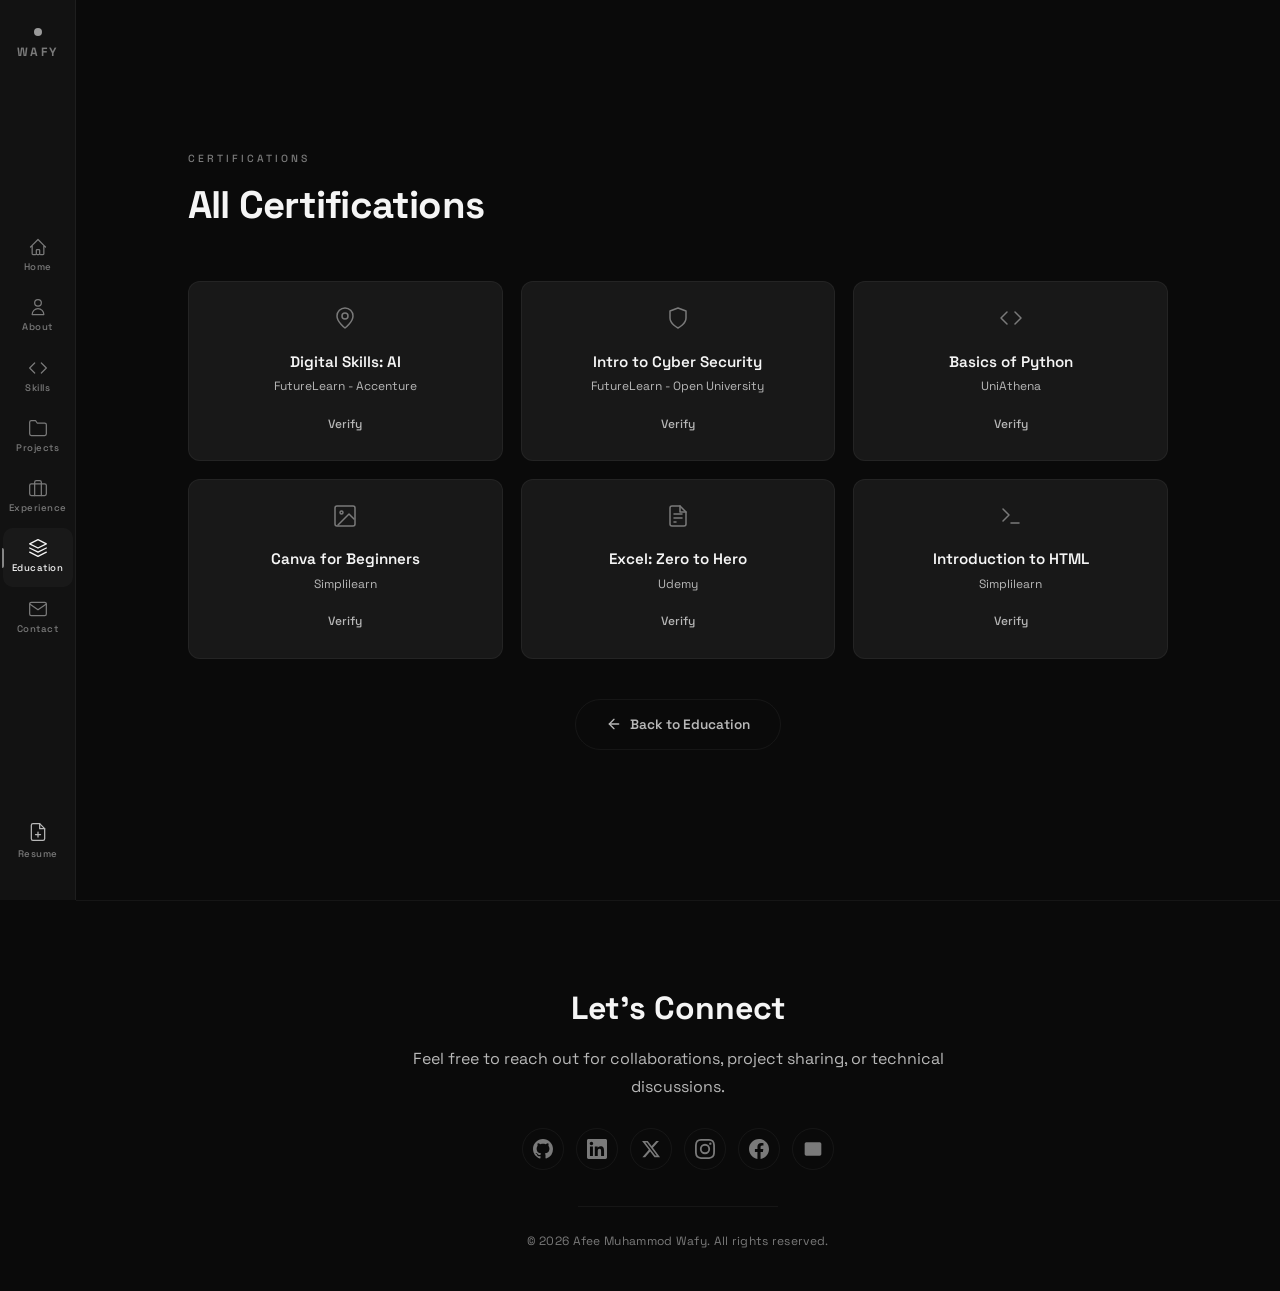
<file: certifications/index.html>
<!DOCTYPE html>
<html lang="en">
<head>
  <meta charset="UTF-8" />
  <meta name="viewport" content="width=device-width, initial-scale=1.0" />
  <title>Certifications - Afee Muhammod Wafy</title>
  <meta name="description" content="All certifications of Afee Muhammod Wafy - Professional certificates in AI, Cyber Security, Python, and more." />
  <link rel="canonical" href="https://www.amwafy.xyz/certifications/" />
  <link rel="icon" type="image/png" sizes="32x32" href="/icon.png" />
  <link rel="apple-touch-icon" href="/icon.png" />

  <meta property="og:type" content="website" />
  <meta property="og:site_name" content="Afee Muhammod Wafy" />
  <meta property="og:title" content="Certifications — Afee Muhammod Wafy" />
  <meta property="og:description" content="All certifications of Afee Muhammod Wafy - Professional certificates in AI, Cyber Security, Python, and more." />
  <meta property="og:url" content="https://www.amwafy.xyz/certifications/" />
  <meta property="og:image" content="https://www.amwafy.xyz/icon.png" />
  <meta property="og:image:width" content="512" />
  <meta property="og:image:height" content="512" />
  <meta property="og:locale" content="en_US" />

  <meta name="twitter:card" content="summary_large_image" />
  <meta name="twitter:site" content="@muhammodwafy" />
  <meta name="twitter:title" content="Certifications — Afee Muhammod Wafy" />
  <meta name="twitter:description" content="All certifications of Afee Muhammod Wafy - Professional certificates in AI, Cyber Security, Python, and more." />
  <meta name="twitter:image" content="https://www.amwafy.xyz/icon.png" />

  <link rel="preconnect" href="https://fonts.googleapis.com" />
  <link rel="preconnect" href="https://fonts.gstatic.com" crossorigin />
  <link rel="preload" href="https://fonts.googleapis.com/css2?family=Space+Grotesk:wght@400;500;600;700&display=swap" as="style" />
  <link rel="stylesheet" href="https://fonts.googleapis.com/css2?family=Space+Grotesk:wght@400;500;600;700&display=swap" />
  <link rel="stylesheet" href="/style.css" />
</head>
<body>

  <a href="#main-content" class="skip-link">Skip to main content</a>

  <aside class="sidebar" role="navigation" aria-label="Main navigation">
    <div class="sidebar-brand">
      <span class="brand-dot" aria-hidden="true"></span>
      <span class="brand-text">WAFY</span>
    </div>
    <nav class="sidebar-nav" role="menubar">
      <a href="/" class="nav-link" data-section="home" role="menuitem">
        <svg class="nav-icon" width="20" height="20" viewBox="0 0 24 24" fill="none" stroke="currentColor" stroke-width="1.5" stroke-linecap="round" stroke-linejoin="round"><path d="M3 12l2-2m0 0l7-7 7 7M5 10v10a1 1 0 001 1h3m10-11l2 2m-2-2v10a1 1 0 01-1 1h-3m-4 0a1 1 0 01-1-1v-4a1 1 0 011-1h2a1 1 0 011 1v4a1 1 0 01-1 1m-2 0h2"/></svg>
        <span>Home</span>
      </a>
      <a href="/#about" class="nav-link" data-section="about" role="menuitem">
        <svg class="nav-icon" width="20" height="20" viewBox="0 0 24 24" fill="none" stroke="currentColor" stroke-width="1.5" stroke-linecap="round" stroke-linejoin="round"><path d="M16 7a4 4 0 11-8 0 4 4 0 018 0z"/><path d="M12 14a7 7 0 00-7 7h14a7 7 0 00-7-7z"/></svg>
        <span>About</span>
      </a>
      <a href="/#skills" class="nav-link" data-section="skills" role="menuitem">
        <svg class="nav-icon" width="20" height="20" viewBox="0 0 24 24" fill="none" stroke="currentColor" stroke-width="1.5" stroke-linecap="round" stroke-linejoin="round"><polyline points="16 18 22 12 16 6"/><polyline points="8 6 2 12 8 18"/></svg>
        <span>Skills</span>
      </a>
      <a href="/#projects" class="nav-link" data-section="projects" role="menuitem">
        <svg class="nav-icon" width="20" height="20" viewBox="0 0 24 24" fill="none" stroke="currentColor" stroke-width="1.5" stroke-linecap="round" stroke-linejoin="round"><path d="M22 19a2 2 0 01-2 2H4a2 2 0 01-2-2V5a2 2 0 012-2h5l2 3h9a2 2 0 012 2z"/></svg>
        <span>Projects</span>
      </a>
      <a href="/#experience" class="nav-link" data-section="experience" role="menuitem">
        <svg class="nav-icon" width="20" height="20" viewBox="0 0 24 24" fill="none" stroke="currentColor" stroke-width="1.5" stroke-linecap="round" stroke-linejoin="round"><rect x="2" y="7" width="20" height="14" rx="2" ry="2"/><path d="M16 21V5a2 2 0 00-2-2h-4a2 2 0 00-2 2v16"/></svg>
        <span>Experience</span>
      </a>
      <a href="/#education" class="nav-link active" data-section="education" role="menuitem" aria-current="page">
        <svg class="nav-icon" width="20" height="20" viewBox="0 0 24 24" fill="none" stroke="currentColor" stroke-width="1.5" stroke-linecap="round" stroke-linejoin="round"><path d="M12 2L2 7l10 5 10-5-10-5z"/><path d="M2 17l10 5 10-5"/><path d="M2 12l10 5 10-5"/></svg>
        <span>Education</span>
      </a>
      <a href="/#contact" class="nav-link" data-section="contact" role="menuitem">
        <svg class="nav-icon" width="20" height="20" viewBox="0 0 24 24" fill="none" stroke="currentColor" stroke-width="1.5" stroke-linecap="round" stroke-linejoin="round"><path d="M4 4h16c1.1 0 2 .9 2 2v12c0 1.1-.9 2-2 2H4c-1.1 0-2-.9-2-2V6c0-1.1.9-2 2-2z"/><polyline points="22,6 12,13 2,6"/></svg>
        <span>Contact</span>
      </a>
    </nav>
    <div class="sidebar-footer">
      <a href="/cv.pdf" download="Afee_Muhammod_Wafy_Resume.pdf" class="sidebar-resume" id="sidebarResume" aria-label="Download resume (PDF)">
        <svg class="nav-icon" width="20" height="20" viewBox="0 0 24 24" fill="none" stroke="currentColor" stroke-width="1.5" stroke-linecap="round" stroke-linejoin="round"><path d="M14 2H6a2 2 0 00-2 2v16a2 2 0 002 2h12a2 2 0 002-2V8z"/><polyline points="14 2 14 8 20 8"/><line x1="12" y1="18" x2="12" y2="12"/><line x1="9" y1="15" x2="15" y2="15"/></svg>
        <span>Resume</span>
      </a>
    </div>
  </aside>

  <header class="mobile-header" role="banner">
    <span class="mobile-brand">WAFY</span>
    <button class="mobile-menu-btn" id="menuBtn" aria-label="Toggle navigation menu" aria-expanded="false">
      <span></span><span></span><span></span>
    </button>
  </header>

  <div class="mobile-nav" id="mobileNav" role="navigation" aria-label="Mobile navigation">
    <a href="/" class="mobile-nav-link" data-section="home">
      <svg width="18" height="18" viewBox="0 0 24 24" fill="none" stroke="currentColor" stroke-width="1.5" stroke-linecap="round" stroke-linejoin="round"><path d="M3 12l2-2m0 0l7-7 7 7M5 10v10a1 1 0 001 1h3m10-11l2 2m-2-2v10a1 1 0 01-1 1h-3m-4 0a1 1 0 01-1-1v-4a1 1 0 011-1h2a1 1 0 011 1v4a1 1 0 01-1 1m-2 0h2"/></svg>
      Home
    </a>
    <a href="/#about" class="mobile-nav-link" data-section="about">
      <svg width="18" height="18" viewBox="0 0 24 24" fill="none" stroke="currentColor" stroke-width="1.5" stroke-linecap="round" stroke-linejoin="round"><path d="M16 7a4 4 0 11-8 0 4 4 0 018 0z"/><path d="M12 14a7 7 0 00-7 7h14a7 7 0 00-7-7z"/></svg>
      About
    </a>
    <a href="/#skills" class="mobile-nav-link" data-section="skills">
      <svg width="18" height="18" viewBox="0 0 24 24" fill="none" stroke="currentColor" stroke-width="1.5" stroke-linecap="round" stroke-linejoin="round"><polyline points="16 18 22 12 16 6"/><polyline points="8 6 2 12 8 18"/></svg>
      Skills
    </a>
    <a href="/#projects" class="mobile-nav-link" data-section="projects">
      <svg width="18" height="18" viewBox="0 0 24 24" fill="none" stroke="currentColor" stroke-width="1.5" stroke-linecap="round" stroke-linejoin="round"><path d="M22 19a2 2 0 01-2 2H4a2 2 0 01-2-2V5a2 2 0 012-2h5l2 3h9a2 2 0 012 2z"/></svg>
      Projects
    </a>
    <a href="/#experience" class="mobile-nav-link" data-section="experience">
      <svg width="18" height="18" viewBox="0 0 24 24" fill="none" stroke="currentColor" stroke-width="1.5" stroke-linecap="round" stroke-linejoin="round"><rect x="2" y="7" width="20" height="14" rx="2" ry="2"/><path d="M16 21V5a2 2 0 00-2-2h-4a2 2 0 00-2 2v16"/></svg>
      Experience
    </a>
    <a href="/#education" class="mobile-nav-link active" data-section="education" aria-current="page">
      <svg width="18" height="18" viewBox="0 0 24 24" fill="none" stroke="currentColor" stroke-width="1.5" stroke-linecap="round" stroke-linejoin="round"><path d="M12 2L2 7l10 5 10-5-10-5z"/><path d="M2 17l10 5 10-5"/><path d="M2 12l10 5 10-5"/></svg>
      Education
    </a>
    <a href="/#contact" class="mobile-nav-link" data-section="contact">
      <svg width="18" height="18" viewBox="0 0 24 24" fill="none" stroke="currentColor" stroke-width="1.5" stroke-linecap="round" stroke-linejoin="round"><path d="M4 4h16c1.1 0 2 .9 2 2v12c0 1.1-.9 2-2 2H4c-1.1 0-2-.9-2-2V6c0-1.1.9-2 2-2z"/><polyline points="22,6 12,13 2,6"/></svg>
      Contact
    </a>
    <a href="/cv.pdf" download="Afee_Muhammod_Wafy_Resume.pdf" class="mobile-nav-link resume-mobile">
      <svg width="18" height="18" viewBox="0 0 24 24" fill="none" stroke="currentColor" stroke-width="1.5" stroke-linecap="round" stroke-linejoin="round"><path d="M14 2H6a2 2 0 00-2 2v16a2 2 0 002 2h12a2 2 0 002-2V8z"/><polyline points="14 2 14 8 20 8"/><line x1="12" y1="18" x2="12" y2="12"/><line x1="9" y1="15" x2="15" y2="15"/></svg>
      Resume
    </a>
  </div>

  <main class="main-content" id="main-content" role="main">

    <section class="section" aria-labelledby="cert-page-title">
      <div class="section-label">Certifications</div>
      <h1 class="section-title" id="cert-page-title">All Certifications</h1>

      <div class="cert-grid-full">
        <div class="cert-item">
          <div class="cert-icon" aria-hidden="true">
            <svg width="24" height="24" viewBox="0 0 24 24" fill="none" stroke="currentColor" stroke-width="1.5" stroke-linecap="round" stroke-linejoin="round"><path d="M12 2a8 8 0 00-8 8c0 6 8 12 8 12s8-6 8-12a8 8 0 00-8-8z"/><circle cx="12" cy="10" r="3"/></svg>
          </div>
          <h4>Digital Skills: AI</h4>
          <p>FutureLearn - Accenture</p>
          <a href="https://www.futurelearn.com/certificates/e6npdxg" target="_blank" rel="noopener noreferrer">Verify</a>
        </div>
        <div class="cert-item">
          <div class="cert-icon" aria-hidden="true">
            <svg width="24" height="24" viewBox="0 0 24 24" fill="none" stroke="currentColor" stroke-width="1.5" stroke-linecap="round" stroke-linejoin="round"><path d="M12 22s8-4 8-10V5l-8-3-8 3v7c0 6 8 10 8 10z"/></svg>
          </div>
          <h4>Intro to Cyber Security</h4>
          <p>FutureLearn - Open University</p>
          <a href="https://www.futurelearn.com/certificates/h6davat" target="_blank" rel="noopener noreferrer">Verify</a>
        </div>
        <div class="cert-item">
          <div class="cert-icon" aria-hidden="true">
            <svg width="24" height="24" viewBox="0 0 24 24" fill="none" stroke="currentColor" stroke-width="1.5" stroke-linecap="round" stroke-linejoin="round"><polyline points="16 18 22 12 16 6"/><polyline points="8 6 2 12 8 18"/></svg>
          </div>
          <h4>Basics of Python</h4>
          <p>UniAthena</p>
          <a href="https://uniathena.com/verify/certificate?certID=8781-9786-7632" target="_blank" rel="noopener noreferrer">Verify</a>
        </div>
        <div class="cert-item">
          <div class="cert-icon" aria-hidden="true">
            <svg width="24" height="24" viewBox="0 0 24 24" fill="none" stroke="currentColor" stroke-width="1.5" stroke-linecap="round" stroke-linejoin="round"><rect x="2" y="2" width="20" height="20" rx="2"/><circle cx="8.5" cy="8.5" r="1.5"/><polyline points="21 15 16 10 5 21"/></svg>
          </div>
          <h4>Canva for Beginners</h4>
          <p>Simplilearn</p>
          <a href="https://simpli-web.app.link/e/DXiqi2ANM1b" target="_blank" rel="noopener noreferrer">Verify</a>
        </div>
        <div class="cert-item">
          <div class="cert-icon" aria-hidden="true">
            <svg width="24" height="24" viewBox="0 0 24 24" fill="none" stroke="currentColor" stroke-width="1.5" stroke-linecap="round" stroke-linejoin="round"><path d="M14 2H6a2 2 0 00-2 2v16a2 2 0 002 2h12a2 2 0 002-2V8z"/><polyline points="14 2 14 8 20 8"/><line x1="16" y1="10" x2="8" y2="10"/><line x1="16" y1="14" x2="8" y2="14"/><line x1="10" y1="18" x2="8" y2="18"/></svg>
          </div>
          <h4>Excel: Zero to Hero</h4>
          <p>Udemy</p>
          <a href="https://udemy.com/certificate/UC-04491d93-4e56-413d-9c41-da1642c5844d/" target="_blank" rel="noopener noreferrer">Verify</a>
        </div>
        <div class="cert-item">
          <div class="cert-icon" aria-hidden="true">
            <svg width="24" height="24" viewBox="0 0 24 24" fill="none" stroke="currentColor" stroke-width="1.5" stroke-linecap="round" stroke-linejoin="round"><polyline points="4 17 10 11 4 5"/><line x1="12" y1="19" x2="20" y2="19"/></svg>
          </div>
          <h4>Introduction to HTML</h4>
          <p>Simplilearn</p>
          <a href="https://simpli-web.app.link/e/isp9CvQ6G1b" target="_blank" rel="noopener noreferrer">Verify</a>
        </div>
      </div>

      <div class="cert-back-home">
        <a href="/#education" class="btn-secondary">
          <svg width="16" height="16" viewBox="0 0 24 24" fill="none" stroke="currentColor" stroke-width="2" stroke-linecap="round" stroke-linejoin="round"><line x1="19" y1="12" x2="5" y2="12"/><polyline points="12 19 5 12 12 5"/></svg>
          Back to Education
        </a>
      </div>
    </section>

    <footer id="footer" class="footer" role="contentinfo">
      <div class="footer-content">
        <h2 class="footer-title">Let's Connect</h2>
        <p class="footer-desc">Feel free to reach out for collaborations, project sharing, or technical discussions.</p>
        <div class="footer-social" aria-label="Social media links">
          <a href="https://github.com/afeemuhammodwafy1" target="_blank" rel="noopener noreferrer" aria-label="GitHub">
            <svg width="20" height="20" viewBox="0 0 24 24" fill="currentColor"><path d="M12 0C5.37 0 0 5.37 0 12c0 5.31 3.435 9.795 8.205 11.385.6.105.825-.255.825-.57 0-.285-.015-1.23-.015-2.235-3.015.555-3.795-.735-4.035-1.41-.135-.345-.72-1.41-1.23-1.695-.42-.225-1.02-.78-.015-.795.945-.015 1.62.87 1.845 1.23 1.08 1.815 2.805 1.305 3.495.99.105-.78.42-1.305.765-1.605-2.67-.3-5.46-1.335-5.46-5.925 0-1.305.465-2.385 1.23-3.225-.12-.3-.54-1.53.12-3.15 0 0 1.005-.315 3.3 1.23.96-.27 1.98-.405 3-.405s2.04.135 3 .405c2.295-1.56 3.3-1.23 3.3-1.23.66 1.62.24 2.85.12 3.15.765.84 1.23 1.905 1.23 3.225 0 4.605-2.805 5.625-5.475 5.925.435.375.81 1.095.81 2.22 0 1.605-.015 2.895-.015 3.3 0 .315.225.69.825.57A12.02 12.02 0 0024 12c0-6.63-5.37-12-12-12z"/></svg>
          </a>
          <a href="https://linkedin.com/in/afeemuhammodwafy1" target="_blank" rel="noopener noreferrer" aria-label="LinkedIn">
            <svg width="20" height="20" viewBox="0 0 24 24" fill="currentColor"><path d="M20.447 20.452h-3.554v-5.569c0-1.328-.027-3.037-1.852-3.037-1.853 0-2.136 1.445-2.136 2.939v5.667H9.351V9h3.414v1.561h.046c.477-.9 1.637-1.85 3.37-1.85 3.601 0 4.267 2.37 4.267 5.455v6.286zM5.337 7.433c-1.144 0-2.063-.926-2.063-2.065 0-1.138.92-2.063 2.063-2.063 1.14 0 2.064.925 2.064 2.063 0 1.139-.925 2.065-2.064 2.065zm1.782 13.019H3.555V9h3.564v11.452zM22.225 0H1.771C.792 0 0 .774 0 1.729v20.542C0 23.227.792 24 1.771 24h20.451C23.2 24 24 23.227 24 22.271V1.729C24 .774 23.2 0 22.222 0h.003z"/></svg>
          </a>
          <a href="https://twitter.com/muhammodwafy" target="_blank" rel="noopener noreferrer" aria-label="Twitter">
            <svg width="20" height="20" viewBox="0 0 24 24" fill="currentColor"><path d="M18.244 2.25h3.308l-7.227 8.26 8.502 11.24H16.17l-5.214-6.817L4.99 21.75H1.68l7.73-8.835L1.254 2.25H8.08l4.713 6.231zm-1.161 17.52h1.833L7.084 4.126H5.117z"/></svg>
          </a>
          <a href="https://instagram.com/afeemuhammodwafy" target="_blank" rel="noopener noreferrer" aria-label="Instagram">
            <svg width="20" height="20" viewBox="0 0 24 24" fill="currentColor"><path d="M12 2.163c3.204 0 3.584.012 4.85.07 3.252.148 4.771 1.691 4.919 4.919.058 1.265.069 1.645.069 4.849 0 3.205-.012 3.584-.069 4.849-.149 3.225-1.664 4.771-4.919 4.919-1.266.058-1.644.07-4.85.07-3.204 0-3.584-.012-4.849-.07-3.26-.149-4.771-1.699-4.919-4.92-.058-1.265-.07-1.644-.07-4.849 0-3.204.013-3.583.07-4.849.149-3.227 1.664-4.771 4.919-4.919 1.266-.057 1.645-.069 4.849-.069zM12 0C8.741 0 8.333.014 7.053.072 2.695.272.273 2.69.073 7.052.014 8.333 0 8.741 0 12c0 3.259.014 3.668.072 4.948.2 4.358 2.618 6.78 6.98 6.98C8.333 23.986 8.741 24 12 24c3.259 0 3.668-.014 4.948-.072 4.354-.2 6.782-2.618 6.979-6.98.059-1.28.073-1.689.073-4.948 0-3.259-.014-3.667-.072-4.947-.196-4.354-2.617-6.78-6.979-6.98C15.668.014 15.259 0 12 0zm0 5.838a6.162 6.162 0 100 12.324 6.162 6.162 0 000-12.324zM12 16a4 4 0 110-8 4 4 0 010 8zm6.406-11.845a1.44 1.44 0 100 2.881 1.44 1.44 0 000-2.881z"/></svg>
          </a>
          <a href="https://facebook.com/afeemuhammodwafy" target="_blank" rel="noopener noreferrer" aria-label="Facebook">
            <svg width="20" height="20" viewBox="0 0 24 24" fill="currentColor"><path d="M24 12.073c0-6.627-5.373-12-12-12s-12 5.373-12 12c0 5.99 4.388 10.954 10.125 11.854v-8.385H7.078v-3.47h3.047V9.43c0-3.007 1.792-4.669 4.533-4.669 1.312 0 2.686.235 2.686.235v2.953H15.83c-1.491 0-1.956.925-1.956 1.874v2.25h3.328l-.532 3.47h-2.796v8.385C19.612 23.027 24 18.062 24 12.073z"/></svg>
          </a>
          <a href="mailto:afeemuhammodwafy@yahoo.com" aria-label="Email">
            <svg width="20" height="20" viewBox="0 0 24 24" fill="none" stroke="currentColor" stroke-width="1.5" stroke-linecap="round" stroke-linejoin="round"><path d="M4 4h16c1.1 0 2 .9 2 2v12c0 1.1-.9 2-2 2H4c-1.1 0-2-.9-2-2V6c0-1.1.9-2 2-2z"/><polyline points="22,6 12,13 2,6"/></svg>
          </a>
        </div>
        <div class="footer-divider" aria-hidden="true"></div>
        <p class="copyright">&copy; 2026 Afee Muhammod Wafy. All rights reserved.</p>
      </div>
    </footer>

  </main>

  <button id="backTop" class="back-top" aria-label="Back to top">
    <svg width="20" height="20" viewBox="0 0 24 24" fill="none" stroke="currentColor" stroke-width="2" stroke-linecap="round" stroke-linejoin="round"><polyline points="18 15 12 9 6 15"/></svg>
  </button>

  <script src="/script.js"></script>

</body>
</html>
</file>
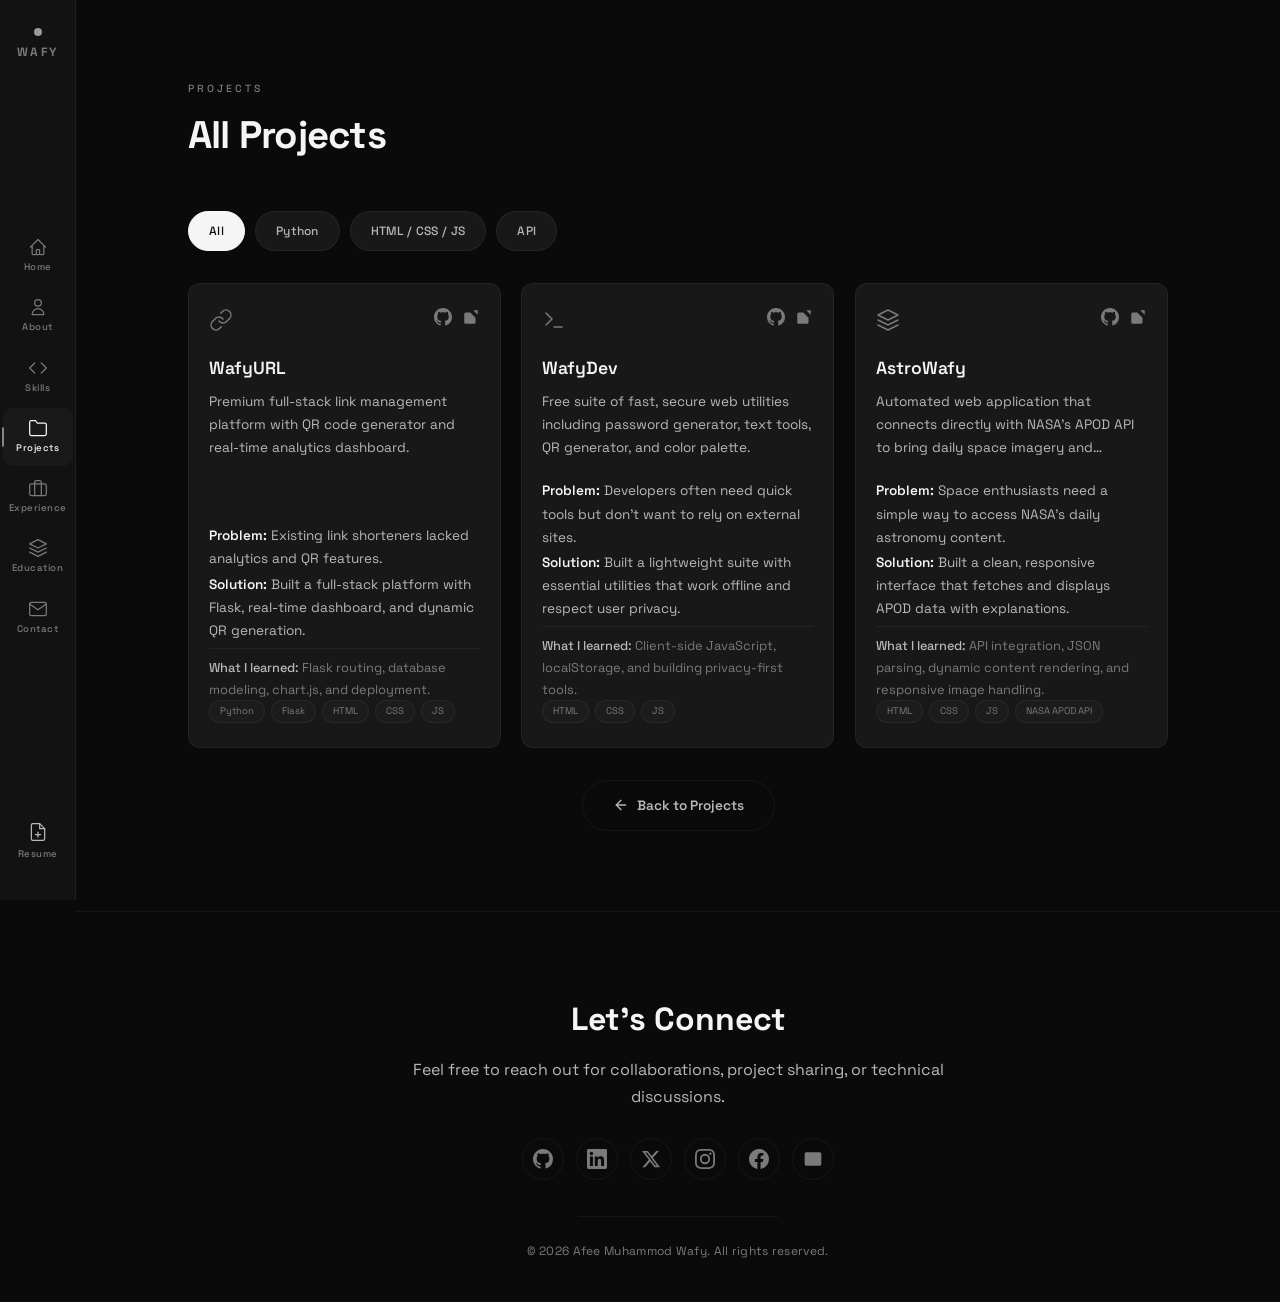
<file: projects/index.html>
<!DOCTYPE html>
<html lang="en">
<head>
  <meta charset="UTF-8" />
  <meta name="viewport" content="width=device-width, initial-scale=1.0" />
  <title>Projects - Afee Muhammod Wafy</title>
  <meta name="description" content="All projects of Afee Muhammod Wafy - Full stack developer portfolio showcasing web applications and tools." />
  <link rel="canonical" href="https://www.amwafy.xyz/projects/" />
  <link rel="icon" type="image/png" sizes="32x32" href="/icon.png" />
  <link rel="apple-touch-icon" href="/icon.png" />

  <meta property="og:type" content="website" />
  <meta property="og:site_name" content="Afee Muhammod Wafy" />
  <meta property="og:title" content="Projects — Afee Muhammod Wafy" />
  <meta property="og:description" content="All projects of Afee Muhammod Wafy - Full stack developer portfolio showcasing web applications and tools." />
  <meta property="og:url" content="https://www.amwafy.xyz/projects/" />
  <meta property="og:image" content="https://www.amwafy.xyz/icon.png" />
  <meta property="og:image:width" content="512" />
  <meta property="og:image:height" content="512" />
  <meta property="og:locale" content="en_US" />

  <meta name="twitter:card" content="summary_large_image" />
  <meta name="twitter:site" content="@muhammodwafy" />
  <meta name="twitter:title" content="Projects — Afee Muhammod Wafy" />
  <meta name="twitter:description" content="All projects of Afee Muhammod Wafy - Full stack developer portfolio showcasing web applications and tools." />
  <meta name="twitter:image" content="https://www.amwafy.xyz/icon.png" />

  <link rel="preconnect" href="https://fonts.googleapis.com" />
  <link rel="preconnect" href="https://fonts.gstatic.com" crossorigin />
  <link rel="preload" href="https://fonts.googleapis.com/css2?family=Space+Grotesk:wght@400;500;600;700&display=swap" as="style" />
  <link rel="stylesheet" href="https://fonts.googleapis.com/css2?family=Space+Grotesk:wght@400;500;600;700&display=swap" />
  <link rel="stylesheet" href="/style.css" />
</head>
<body>

  <a href="#main-content" class="skip-link">Skip to main content</a>

  <aside class="sidebar" role="navigation" aria-label="Main navigation">
    <div class="sidebar-brand">
      <a href="/" aria-label="Home" style="text-decoration: none; display: flex; flex-direction: column; align-items: center; gap: 6px;">
        <span class="brand-dot" aria-hidden="true"></span>
        <span class="brand-text">WAFY</span>
      </a>
    </div>
    <nav class="sidebar-nav" role="menubar">
      <a href="/" class="nav-link" data-section="home" role="menuitem">
        <svg class="nav-icon" width="20" height="20" viewBox="0 0 24 24" fill="none" stroke="currentColor" stroke-width="1.5" stroke-linecap="round" stroke-linejoin="round"><path d="M3 12l2-2m0 0l7-7 7 7M5 10v10a1 1 0 001 1h3m10-11l2 2m-2-2v10a1 1 0 01-1 1h-3m-4 0a1 1 0 01-1-1v-4a1 1 0 011-1h2a1 1 0 011 1v4a1 1 0 01-1 1m-2 0h2"/></svg>
        <span>Home</span>
      </a>
      <a href="/#about" class="nav-link" data-section="about" role="menuitem">
        <svg class="nav-icon" width="20" height="20" viewBox="0 0 24 24" fill="none" stroke="currentColor" stroke-width="1.5" stroke-linecap="round" stroke-linejoin="round"><path d="M16 7a4 4 0 11-8 0 4 4 0 018 0z"/><path d="M12 14a7 7 0 00-7 7h14a7 7 0 00-7-7z"/></svg>
        <span>About</span>
      </a>
      <a href="/#skills" class="nav-link" data-section="skills" role="menuitem">
        <svg class="nav-icon" width="20" height="20" viewBox="0 0 24 24" fill="none" stroke="currentColor" stroke-width="1.5" stroke-linecap="round" stroke-linejoin="round"><polyline points="16 18 22 12 16 6"/><polyline points="8 6 2 12 8 18"/></svg>
        <span>Skills</span>
      </a>
      <a href="/#projects" class="nav-link active" data-section="projects" role="menuitem" aria-current="page">
        <svg class="nav-icon" width="20" height="20" viewBox="0 0 24 24" fill="none" stroke="currentColor" stroke-width="1.5" stroke-linecap="round" stroke-linejoin="round"><path d="M22 19a2 2 0 01-2 2H4a2 2 0 01-2-2V5a2 2 0 012-2h5l2 3h9a2 2 0 012 2z"/></svg>
        <span>Projects</span>
      </a>
      <a href="/#experience" class="nav-link" data-section="experience" role="menuitem">
        <svg class="nav-icon" width="20" height="20" viewBox="0 0 24 24" fill="none" stroke="currentColor" stroke-width="1.5" stroke-linecap="round" stroke-linejoin="round"><rect x="2" y="7" width="20" height="14" rx="2" ry="2"/><path d="M16 21V5a2 2 0 00-2-2h-4a2 2 0 00-2 2v16"/></svg>
        <span>Experience</span>
      </a>
      <a href="/#education" class="nav-link" data-section="education" role="menuitem">
        <svg class="nav-icon" width="20" height="20" viewBox="0 0 24 24" fill="none" stroke="currentColor" stroke-width="1.5" stroke-linecap="round" stroke-linejoin="round"><path d="M12 2L2 7l10 5 10-5-10-5z"/><path d="M2 17l10 5 10-5"/><path d="M2 12l10 5 10-5"/></svg>
        <span>Education</span>
      </a>
      <a href="/#contact" class="nav-link" data-section="contact" role="menuitem">
        <svg class="nav-icon" width="20" height="20" viewBox="0 0 24 24" fill="none" stroke="currentColor" stroke-width="1.5" stroke-linecap="round" stroke-linejoin="round"><path d="M4 4h16c1.1 0 2 .9 2 2v12c0 1.1-.9 2-2 2H4c-1.1 0-2-.9-2-2V6c0-1.1.9-2 2-2z"/><polyline points="22,6 12,13 2,6"/></svg>
        <span>Contact</span>
      </a>
    </nav>
    <div class="sidebar-footer">
      <a href="/cv.pdf" download="Afee_Muhammod_Wafy_Resume.pdf" class="sidebar-resume" id="sidebarResume" aria-label="Download resume (PDF)">
        <svg class="nav-icon" width="20" height="20" viewBox="0 0 24 24" fill="none" stroke="currentColor" stroke-width="1.5" stroke-linecap="round" stroke-linejoin="round"><path d="M14 2H6a2 2 0 00-2 2v16a2 2 0 002 2h12a2 2 0 002-2V8z"/><polyline points="14 2 14 8 20 8"/><line x1="12" y1="18" x2="12" y2="12"/><line x1="9" y1="15" x2="15" y2="15"/></svg>
        <span>Resume</span>
      </a>
    </div>
  </aside>

  <header class="mobile-header" role="banner">
    <a href="/" aria-label="Home" style="text-decoration: none; color: var(--text-primary);">
      <span class="mobile-brand">WAFY</span>
    </a>
    <button class="mobile-menu-btn" id="menuBtn" aria-label="Toggle navigation menu" aria-expanded="false">
      <span></span><span></span><span></span>
    </button>
  </header>

  <div class="mobile-nav" id="mobileNav" role="navigation" aria-label="Mobile navigation">
    <a href="/" class="mobile-nav-link" data-section="home">
      <svg width="18" height="18" viewBox="0 0 24 24" fill="none" stroke="currentColor" stroke-width="1.5" stroke-linecap="round" stroke-linejoin="round"><path d="M3 12l2-2m0 0l7-7 7 7M5 10v10a1 1 0 001 1h3m10-11l2 2m-2-2v10a1 1 0 01-1 1h-3m-4 0a1 1 0 01-1-1v-4a1 1 0 011-1h2a1 1 0 011 1v4a1 1 0 01-1 1m-2 0h2"/></svg>
      Home
    </a>
    <a href="/#about" class="mobile-nav-link" data-section="about">
      <svg width="18" height="18" viewBox="0 0 24 24" fill="none" stroke="currentColor" stroke-width="1.5" stroke-linecap="round" stroke-linejoin="round"><path d="M16 7a4 4 0 11-8 0 4 4 0 018 0z"/><path d="M12 14a7 7 0 00-7 7h14a7 7 0 00-7-7z"/></svg>
      About
    </a>
    <a href="/#skills" class="mobile-nav-link" data-section="skills">
      <svg width="18" height="18" viewBox="0 0 24 24" fill="none" stroke="currentColor" stroke-width="1.5" stroke-linecap="round" stroke-linejoin="round"><polyline points="16 18 22 12 16 6"/><polyline points="8 6 2 12 8 18"/></svg>
      Skills
    </a>
    <a href="/#projects" class="mobile-nav-link active" data-section="projects" aria-current="page">
      <svg width="18" height="18" viewBox="0 0 24 24" fill="none" stroke="currentColor" stroke-width="1.5" stroke-linecap="round" stroke-linejoin="round"><path d="M22 19a2 2 0 01-2 2H4a2 2 0 01-2-2V5a2 2 0 012-2h5l2 3h9a2 2 0 012 2z"/></svg>
      Projects
    </a>
    <a href="/#experience" class="mobile-nav-link" data-section="experience">
      <svg width="18" height="18" viewBox="0 0 24 24" fill="none" stroke="currentColor" stroke-width="1.5" stroke-linecap="round" stroke-linejoin="round"><rect x="2" y="7" width="20" height="14" rx="2" ry="2"/><path d="M16 21V5a2 2 0 00-2-2h-4a2 2 0 00-2 2v16"/></svg>
      Experience
    </a>
    <a href="/#education" class="mobile-nav-link" data-section="education">
      <svg width="18" height="18" viewBox="0 0 24 24" fill="none" stroke="currentColor" stroke-width="1.5" stroke-linecap="round" stroke-linejoin="round"><path d="M12 2L2 7l10 5 10-5-10-5z"/><path d="M2 17l10 5 10-5"/><path d="M2 12l10 5 10-5"/></svg>
      Education
    </a>
    <a href="/#contact" class="mobile-nav-link" data-section="contact">
      <svg width="18" height="18" viewBox="0 0 24 24" fill="none" stroke="currentColor" stroke-width="1.5" stroke-linecap="round" stroke-linejoin="round"><path d="M4 4h16c1.1 0 2 .9 2 2v12c0 1.1-.9 2-2 2H4c-1.1 0-2-.9-2-2V6c0-1.1.9-2 2-2z"/><polyline points="22,6 12,13 2,6"/></svg>
      Contact
    </a>
    <a href="/cv.pdf" download="Afee_Muhammod_Wafy_Resume.pdf" class="mobile-nav-link resume-mobile">
      <svg width="18" height="18" viewBox="0 0 24 24" fill="none" stroke="currentColor" stroke-width="1.5" stroke-linecap="round" stroke-linejoin="round"><path d="M14 2H6a2 2 0 00-2 2v16a2 2 0 002 2h12a2 2 0 002-2V8z"/><polyline points="14 2 14 8 20 8"/><line x1="12" y1="18" x2="12" y2="12"/><line x1="9" y1="15" x2="15" y2="15"/></svg>
      Resume
    </a>
  </div>

  <main class="main-content" id="main-content" role="main">

    <section class="section" aria-labelledby="projects-page-title">
      <div class="section-label">Projects</div>
      <h1 class="section-title" id="projects-page-title">All Projects</h1>

      <div class="filter-bar" role="group" aria-label="Filter projects by technology">
        <button class="filter-btn active" data-filter="all">All</button>
        <button class="filter-btn" data-filter="python">Python</button>
        <button class="filter-btn" data-filter="html-css-js">HTML / CSS / JS</button>
        <button class="filter-btn" data-filter="api">API</button>
      </div>

      <div class="projects-grid" id="projectsGrid">

        <!-- Project 1: WafyURL -->
        <div class="project-card" data-tags="python flask html css js">
          <div class="project-top">
            <div class="project-icon" aria-hidden="true">
              <svg width="24" height="24" viewBox="0 0 24 24" fill="none" stroke="currentColor" stroke-width="1.5" stroke-linecap="round" stroke-linejoin="round"><path d="M10 13a5 5 0 007.54.54l3-3a5 5 0 00-7.07-7.07l-1.72 1.71"/><path d="M14 11a5 5 0 00-7.54-.54l-3 3a5 5 0 007.07 7.07l1.71-1.71"/></svg>
            </div>
            <div class="project-links-top">
              <a href="https://github.com/afeemuhammodwafy1/wafyurl" target="_blank" rel="noopener noreferrer" aria-label="GitHub">
                <svg width="18" height="18" viewBox="0 0 24 24" fill="currentColor"><path d="M12 0C5.37 0 0 5.37 0 12c0 5.31 3.435 9.795 8.205 11.385.6.105.825-.255.825-.57 0-.285-.015-1.23-.015-2.235-3.015.555-3.795-.735-4.035-1.41-.135-.345-.72-1.41-1.23-1.695-.42-.225-1.02-.78-.015-.795.945-.015 1.62.87 1.845 1.23 1.08 1.815 2.805 1.305 3.495.99.105-.78.42-1.305.765-1.605-2.67-.3-5.46-1.335-5.46-5.925 0-1.305.465-2.385 1.23-3.225-.12-.3-.54-1.53.12-3.15 0 0 1.005-.315 3.3 1.23.96-.27 1.98-.405 3-.405s2.04.135 3 .405c2.295-1.56 3.3-1.23 3.3-1.23.66 1.62.24 2.85.12 3.15.765.84 1.23 1.905 1.23 3.225 0 4.605-2.805 5.625-5.475 5.925.435.375.81 1.095.81 2.22 0 1.605-.015 2.895-.015 3.3 0 .315.225.69.825.57A12.02 12.02 0 0024 12c0-6.63-5.37-12-12-12z"/></svg>
              </a>
              <a href="https://url.amwafy.xyz/" target="_blank" rel="noopener noreferrer" aria-label="Live demo">
                <svg width="18" height="18" viewBox="0 0 24 24" fill="none" stroke="currentColor" stroke-width="2" stroke-linecap="round" stroke-linejoin="round"><path d="M18 13v6a2 2 0 01-2 2H5a2 2 0 01-2-2V8a2 2 0 012-2h6"/><polyline points="15 3 21 3 21 9"/><line x1="10" y1="14" x2="21" y2="3"/></svg>
              </a>
            </div>
          </div>
          <h3 class="project-title">WafyURL</h3>
          <p class="project-desc">Premium full-stack link management platform with QR code generator and real-time analytics dashboard.</p>

          <p class="project-problem" style="font-size: 0.85rem; color: var(--text-secondary); margin-top: 6px;">
            <span style="font-weight: 600; color: var(--text-primary);">Problem:</span> 
            Existing link shorteners lacked analytics and QR features.
          </p>
          <p class="project-solution" style="font-size: 0.85rem; color: var(--text-secondary); margin-top: 2px;">
            <span style="font-weight: 600; color: var(--text-primary);">Solution:</span> 
            Built a full-stack platform with Flask, real-time dashboard, and dynamic QR generation.
          </p>
          <p class="project-learn" style="font-size: 0.8rem; color: var(--text-muted); margin-top: 6px; border-top: 1px solid var(--border); padding-top: 8px;">
            <span style="font-weight: 500; color: var(--text-secondary);">What I learned:</span> 
            Flask routing, database modeling, chart.js, and deployment.
          </p>

          <div class="project-tags">
            <span>Python</span>
            <span>Flask</span>
            <span>HTML</span>
            <span>CSS</span>
            <span>JS</span>
          </div>
        </div>

        <!-- Project 2: WafyDev -->
        <div class="project-card" data-tags="html css js">
          <div class="project-top">
            <div class="project-icon" aria-hidden="true">
              <svg width="24" height="24" viewBox="0 0 24 24" fill="none" stroke="currentColor" stroke-width="1.5" stroke-linecap="round" stroke-linejoin="round"><polyline points="4 17 10 11 4 5"/><line x1="12" y1="19" x2="20" y2="19"/></svg>
            </div>
            <div class="project-links-top">
              <a href="https://github.com/afeemuhammodwafy1/wafydev" target="_blank" rel="noopener noreferrer" aria-label="GitHub">
                <svg width="18" height="18" viewBox="0 0 24 24" fill="currentColor"><path d="M12 0C5.37 0 0 5.37 0 12c0 5.31 3.435 9.795 8.205 11.385.6.105.825-.255.825-.57 0-.285-.015-1.23-.015-2.235-3.015.555-3.795-.735-4.035-1.41-.135-.345-.72-1.41-1.23-1.695-.42-.225-1.02-.78-.015-.795.945-.015 1.62.87 1.845 1.23 1.08 1.815 2.805 1.305 3.495.99.105-.78.42-1.305.765-1.605-2.67-.3-5.46-1.335-5.46-5.925 0-1.305.465-2.385 1.23-3.225-.12-.3-.54-1.53.12-3.15 0 0 1.005-.315 3.3 1.23.96-.27 1.98-.405 3-.405s2.04.135 3 .405c2.295-1.56 3.3-1.23 3.3-1.23.66 1.62.24 2.85.12 3.15.765.84 1.23 1.905 1.23 3.225 0 4.605-2.805 5.625-5.475 5.925.435.375.81 1.095.81 2.22 0 1.605-.015 2.895-.015 3.3 0 .315.225.69.825.57A12.02 12.02 0 0024 12c0-6.63-5.37-12-12-12z"/></svg>
              </a>
              <a href="https://afeemuhammodwafy1.github.io/wafydev/" target="_blank" rel="noopener noreferrer" aria-label="Live demo">
                <svg width="18" height="18" viewBox="0 0 24 24" fill="none" stroke="currentColor" stroke-width="2" stroke-linecap="round" stroke-linejoin="round"><path d="M18 13v6a2 2 0 01-2 2H5a2 2 0 01-2-2V8a2 2 0 012-2h6"/><polyline points="15 3 21 3 21 9"/><line x1="10" y1="14" x2="21" y2="3"/></svg>
              </a>
            </div>
          </div>
          <h3 class="project-title">WafyDev</h3>
          <p class="project-desc">Free suite of fast, secure web utilities including password generator, text tools, QR generator, and color palette.</p>

          <p class="project-problem" style="font-size: 0.85rem; color: var(--text-secondary); margin-top: 6px;">
            <span style="font-weight: 600; color: var(--text-primary);">Problem:</span> 
            Developers often need quick tools but don't want to rely on external sites.
          </p>
          <p class="project-solution" style="font-size: 0.85rem; color: var(--text-secondary); margin-top: 2px;">
            <span style="font-weight: 600; color: var(--text-primary);">Solution:</span> 
            Built a lightweight suite with essential utilities that work offline and respect user privacy.
          </p>
          <p class="project-learn" style="font-size: 0.8rem; color: var(--text-muted); margin-top: 6px; border-top: 1px solid var(--border); padding-top: 8px;">
            <span style="font-weight: 500; color: var(--text-secondary);">What I learned:</span> 
            Client-side JavaScript, localStorage, and building privacy-first tools.
          </p>

          <div class="project-tags">
            <span>HTML</span>
            <span>CSS</span>
            <span>JS</span>
          </div>
        </div>

        <!-- Project 3: AstroWafy -->
        <div class="project-card" data-tags="html css js api">
          <div class="project-top">
            <div class="project-icon" aria-hidden="true">
              <svg width="24" height="24" viewBox="0 0 24 24" fill="none" stroke="currentColor" stroke-width="1.5" stroke-linecap="round" stroke-linejoin="round"><path d="M12 2L2 7l10 5 10-5-10-5z"/><path d="M2 17l10 5 10-5"/><path d="M2 12l10 5 10-5"/></svg>
            </div>
            <div class="project-links-top">
              <a href="https://github.com/afeemuhammodwafy1/astrowafy" target="_blank" rel="noopener noreferrer" aria-label="GitHub">
                <svg width="18" height="18" viewBox="0 0 24 24" fill="currentColor"><path d="M12 0C5.37 0 0 5.37 0 12c0 5.31 3.435 9.795 8.205 11.385.6.105.825-.255.825-.57 0-.285-.015-1.23-.015-2.235-3.015.555-3.795-.735-4.035-1.41-.135-.345-.72-1.41-1.23-1.695-.42-.225-1.02-.78-.015-.795.945-.015 1.62.87 1.845 1.23 1.08 1.815 2.805 1.305 3.495.99.105-.78.42-1.305.765-1.605-2.67-.3-5.46-1.335-5.46-5.925 0-1.305.465-2.385 1.23-3.225-.12-.3-.54-1.53.12-3.15 0 0 1.005-.315 3.3 1.23.96-.27 1.98-.405 3-.405s2.04.135 3 .405c2.295-1.56 3.3-1.23 3.3-1.23.66 1.62.24 2.85.12 3.15.765.84 1.23 1.905 1.23 3.225 0 4.605-2.805 5.625-5.475 5.925.435.375.81 1.095.81 2.22 0 1.605-.015 2.895-.015 3.3 0 .315.225.69.825.57A12.02 12.02 0 0024 12c0-6.63-5.37-12-12-12z"/></svg>
              </a>
              <a href="https://astro.amwafy.xyz/" target="_blank" rel="noopener noreferrer" aria-label="Live demo">
                <svg width="18" height="18" viewBox="0 0 24 24" fill="none" stroke="currentColor" stroke-width="2" stroke-linecap="round" stroke-linejoin="round"><path d="M18 13v6a2 2 0 01-2 2H5a2 2 0 01-2-2V8a2 2 0 012-2h6"/><polyline points="15 3 21 3 21 9"/><line x1="10" y1="14" x2="21" y2="3"/></svg>
              </a>
            </div>
          </div>
          <h3 class="project-title">AstroWafy</h3>
          <p class="project-desc">Automated web application that connects directly with NASA's APOD API to bring daily space imagery and astronomical data.</p>

          <p class="project-problem" style="font-size: 0.85rem; color: var(--text-secondary); margin-top: 6px;">
            <span style="font-weight: 600; color: var(--text-primary);">Problem:</span> 
            Space enthusiasts need a simple way to access NASA's daily astronomy content.
          </p>
          <p class="project-solution" style="font-size: 0.85rem; color: var(--text-secondary); margin-top: 2px;">
            <span style="font-weight: 600; color: var(--text-primary);">Solution:</span> 
            Built a clean, responsive interface that fetches and displays APOD data with explanations.
          </p>
          <p class="project-learn" style="font-size: 0.8rem; color: var(--text-muted); margin-top: 6px; border-top: 1px solid var(--border); padding-top: 8px;">
            <span style="font-weight: 500; color: var(--text-secondary);">What I learned:</span> 
            API integration, JSON parsing, dynamic content rendering, and responsive image handling.
          </p>

          <div class="project-tags">
            <span>HTML</span>
            <span>CSS</span>
            <span>JS</span>
            <span>NASA APOD API</span>
          </div>
        </div>

      </div>

      <div class="projects-back-home">
        <a href="/#projects" class="btn-secondary">
          <svg width="16" height="16" viewBox="0 0 24 24" fill="none" stroke="currentColor" stroke-width="2" stroke-linecap="round" stroke-linejoin="round"><line x1="19" y1="12" x2="5" y2="12"/><polyline points="12 19 5 12 12 5"/></svg>
          Back to Projects
        </a>
      </div>
    </section>

    <footer id="footer" class="footer" role="contentinfo">
      <div class="footer-content">
        <h2 class="footer-title">Let's Connect</h2>
        <p class="footer-desc">Feel free to reach out for collaborations, project sharing, or technical discussions.</p>
        <div class="footer-social" aria-label="Social media links">
          <a href="https://github.com/afeemuhammodwafy1" target="_blank" rel="noopener noreferrer" aria-label="GitHub">
            <svg width="20" height="20" viewBox="0 0 24 24" fill="currentColor"><path d="M12 0C5.37 0 0 5.37 0 12c0 5.31 3.435 9.795 8.205 11.385.6.105.825-.255.825-.57 0-.285-.015-1.23-.015-2.235-3.015.555-3.795-.735-4.035-1.41-.135-.345-.72-1.41-1.23-1.695-.42-.225-1.02-.78-.015-.795.945-.015 1.62.87 1.845 1.23 1.08 1.815 2.805 1.305 3.495.99.105-.78.42-1.305.765-1.605-2.67-.3-5.46-1.335-5.46-5.925 0-1.305.465-2.385 1.23-3.225-.12-.3-.54-1.53.12-3.15 0 0 1.005-.315 3.3 1.23.96-.27 1.98-.405 3-.405s2.04.135 3 .405c2.295-1.56 3.3-1.23 3.3-1.23.66 1.62.24 2.85.12 3.15.765.84 1.23 1.905 1.23 3.225 0 4.605-2.805 5.625-5.475 5.925.435.375.81 1.095.81 2.22 0 1.605-.015 2.895-.015 3.3 0 .315.225.69.825.57A12.02 12.02 0 0024 12c0-6.63-5.37-12-12-12z"/></svg>
          </a>
          <a href="https://linkedin.com/in/afeemuhammodwafy1" target="_blank" rel="noopener noreferrer" aria-label="LinkedIn">
            <svg width="20" height="20" viewBox="0 0 24 24" fill="currentColor"><path d="M20.447 20.452h-3.554v-5.569c0-1.328-.027-3.037-1.852-3.037-1.853 0-2.136 1.445-2.136 2.939v5.667H9.351V9h3.414v1.561h.046c.477-.9 1.637-1.85 3.37-1.85 3.601 0 4.267 2.37 4.267 5.455v6.286zM5.337 7.433c-1.144 0-2.063-.926-2.063-2.065 0-1.138.92-2.063 2.063-2.063 1.14 0 2.064.925 2.064 2.063 0 1.139-.925 2.065-2.064 2.065zm1.782 13.019H3.555V9h3.564v11.452zM22.225 0H1.771C.792 0 0 .774 0 1.729v20.542C0 23.227.792 24 1.771 24h20.451C23.2 24 24 23.227 24 22.271V1.729C24 .774 23.2 0 22.222 0h.003z"/></svg>
          </a>
          <a href="https://twitter.com/muhammodwafy" target="_blank" rel="noopener noreferrer" aria-label="Twitter">
            <svg width="20" height="20" viewBox="0 0 24 24" fill="currentColor"><path d="M18.244 2.25h3.308l-7.227 8.26 8.502 11.24H16.17l-5.214-6.817L4.99 21.75H1.68l7.73-8.835L1.254 2.25H8.08l4.713 6.231zm-1.161 17.52h1.833L7.084 4.126H5.117z"/></svg>
          </a>
          <a href="https://instagram.com/afeemuhammodwafy" target="_blank" rel="noopener noreferrer" aria-label="Instagram">
            <svg width="20" height="20" viewBox="0 0 24 24" fill="currentColor"><path d="M12 2.163c3.204 0 3.584.012 4.85.07 3.252.148 4.771 1.691 4.919 4.919.058 1.265.069 1.645.069 4.849 0 3.205-.012 3.584-.069 4.849-.149 3.225-1.664 4.771-4.919 4.919-1.266.058-1.644.07-4.85.07-3.204 0-3.584-.012-4.849-.07-3.26-.149-4.771-1.699-4.919-4.92-.058-1.265-.07-1.644-.07-4.849 0-3.204.013-3.583.07-4.849.149-3.227 1.664-4.771 4.919-4.919 1.266-.057 1.645-.069 4.849-.069zM12 0C8.741 0 8.333.014 7.053.072 2.695.272.273 2.69.073 7.052.014 8.333 0 8.741 0 12c0 3.259.014 3.668.072 4.948.2 4.358 2.618 6.78 6.98 6.98C8.333 23.986 8.741 24 12 24c3.259 0 3.668-.014 4.948-.072 4.354-.2 6.782-2.618 6.979-6.98.059-1.28.073-1.689.073-4.948 0-3.259-.014-3.667-.072-4.947-.196-4.354-2.617-6.78-6.979-6.98C15.668.014 15.259 0 12 0zm0 5.838a6.162 6.162 0 100 12.324 6.162 6.162 0 000-12.324zM12 16a4 4 0 110-8 4 4 0 010 8zm6.406-11.845a1.44 1.44 0 100 2.881 1.44 1.44 0 000-2.881z"/></svg>
          </a>
          <a href="https://facebook.com/afeemuhammodwafy" target="_blank" rel="noopener noreferrer" aria-label="Facebook">
            <svg width="20" height="20" viewBox="0 0 24 24" fill="currentColor"><path d="M24 12.073c0-6.627-5.373-12-12-12s-12 5.373-12 12c0 5.99 4.388 10.954 10.125 11.854v-8.385H7.078v-3.47h3.047V9.43c0-3.007 1.792-4.669 4.533-4.669 1.312 0 2.686.235 2.686.235v2.953H15.83c-1.491 0-1.956.925-1.956 1.874v2.25h3.328l-.532 3.47h-2.796v8.385C19.612 23.027 24 18.062 24 12.073z"/></svg>
          </a>
          <a href="mailto:afeemuhammodwafy@yahoo.com" aria-label="Email">
            <svg width="20" height="20" viewBox="0 0 24 24" fill="none" stroke="currentColor" stroke-width="1.5" stroke-linecap="round" stroke-linejoin="round"><path d="M4 4h16c1.1 0 2 .9 2 2v12c0 1.1-.9 2-2 2H4c-1.1 0-2-.9-2-2V6c0-1.1.9-2 2-2z"/><polyline points="22,6 12,13 2,6"/></svg>
          </a>
        </div>
        <div class="footer-divider" aria-hidden="true"></div>
        <p class="copyright">&copy; <span id="year"></span> Afee Muhammod Wafy. All rights reserved.</p>
      </div>
    </footer>

  </main>

  <button id="backTop" class="back-top" aria-label="Back to top">
    <svg width="20" height="20" viewBox="0 0 24 24" fill="none" stroke="currentColor" stroke-width="2" stroke-linecap="round" stroke-linejoin="round"><polyline points="18 15 12 9 6 15"/></svg>
  </button>

  <script src="/script.js"></script>
  <script>
    document.addEventListener('DOMContentLoaded', function() {
      var yearSpan = document.getElementById('year');
      if (yearSpan) {
        yearSpan.textContent = new Date().getFullYear();
      }
    });
  </script>

</body>
</html>
</file>
<file: style.css>
:root {
  --bg-primary: #0a0a0a;
  --bg-secondary: #121212;
  --bg-card: #181818;
  --bg-card-hover: #202020;
  --text-primary: #f5f5f5;
  --text-secondary: #b8b8b8;
  --text-muted: #7a7a7a;
  --text-light: #d0d0d0;
  --border: rgba(255, 255, 255, 0.05);
  --border-hover: rgba(255, 255, 255, 0.1);
  --radius: 12px;
  --transition: 0.3s cubic-bezier(0.16, 1, 0.3, 1);
  --font: 'Space Grotesk', sans-serif;
  --sidebar-width: 76px;
}

* {
  margin: 0;
  padding: 0;
  box-sizing: border-box;
}

html {
  scroll-behavior: smooth;
}

body {
  background: var(--bg-primary);
  color: var(--text-primary);
  font-family: var(--font);
  line-height: 1.7;
  display: flex;
}

::selection {
  background: rgba(255, 255, 255, 0.12);
  color: #fff;
}

::-webkit-scrollbar {
  width: 4px;
}
::-webkit-scrollbar-track {
  background: var(--bg-primary);
}
::-webkit-scrollbar-thumb {
  background: var(--text-muted);
  border-radius: 10px;
}

a:focus-visible,
button:focus-visible,
input:focus-visible,
textarea:focus-visible {
  outline: 2px solid var(--text-primary);
  outline-offset: 2px;
}

.skip-link {
  position: absolute;
  top: -100px;
  left: 50%;
  transform: translateX(-50%);
  background: var(--text-primary);
  color: var(--bg-primary);
  padding: 10px 20px;
  z-index: 999;
  border-radius: 0 0 8px 8px;
  font-weight: 600;
  text-decoration: none;
  transition: top 0.3s ease;
}
.skip-link:focus {
  top: 0;
}

/* ============================================================
   SIDEBAR
   ============================================================ */
.sidebar {
  position: fixed;
  left: 0;
  top: 0;
  width: var(--sidebar-width);
  height: 100vh;
  background: var(--bg-secondary);
  border-right: 1px solid var(--border);
  display: flex;
  flex-direction: column;
  align-items: center;
  justify-content: space-between;
  padding: 28px 0;
  z-index: 100;
}

.sidebar-brand {
  display: flex;
  flex-direction: column;
  align-items: center;
  gap: 6px;
}

.brand-dot {
  width: 8px;
  height: 8px;
  border-radius: 50%;
  background: var(--text-primary);
  opacity: 0.6;
}

.brand-text {
  font-size: 0.75rem;
  font-weight: 700;
  letter-spacing: 2.5px;
  color: var(--text-muted);
}

.sidebar-nav {
  display: flex;
  flex-direction: column;
  gap: 2px;
}

.nav-link {
  display: flex;
  flex-direction: column;
  align-items: center;
  gap: 2px;
  padding: 10px 6px;
  border-radius: 10px;
  color: var(--text-muted);
  text-decoration: none;
  font-size: 0.6rem;
  font-weight: 500;
  transition: var(--transition);
  position: relative;
  letter-spacing: 0.5px;
  min-height: 44px;
}

.nav-link svg {
  width: 20px;
  height: 20px;
  stroke: currentColor;
  flex-shrink: 0;
}

.nav-link:hover {
  color: var(--text-secondary);
  background: rgba(255, 255, 255, 0.02);
}

.nav-link.active {
  color: var(--text-primary);
  background: rgba(255, 255, 255, 0.03);
}

.nav-link.active::before {
  content: '';
  position: absolute;
  left: -1px;
  top: 50%;
  transform: translateY(-50%);
  width: 2px;
  height: 20px;
  border-radius: 0 2px 2px 0;
  background: var(--text-primary);
  opacity: 0.5;
}

.sidebar-footer {
  display: flex;
  flex-direction: column;
  align-items: center;
}

.sidebar-resume {
  display: flex;
  flex-direction: column;
  align-items: center;
  gap: 4px;
  padding: 10px 6px;
  border-radius: 10px;
  color: var(--text-muted);
  text-decoration: none;
  font-size: 0.6rem;
  font-weight: 500;
  transition: var(--transition);
  letter-spacing: 0.5px;
  min-height: 44px;
}

.sidebar-resume svg {
  width: 20px;
  height: 20px;
  stroke: var(--text-secondary);
  flex-shrink: 0;
}

.sidebar-resume:hover {
  color: var(--text-secondary);
  background: rgba(255, 255, 255, 0.02);
}

/* ============================================================
   MOBILE HEADER & NAV
   ============================================================ */
.mobile-header {
  display: none;
  position: fixed;
  top: 0;
  left: 0;
  right: 0;
  z-index: 90;
  padding: 14px 20px;
  background: rgba(10, 10, 10, 0.95);
  backdrop-filter: blur(8px);
  -webkit-backdrop-filter: blur(8px);
  border-bottom: 1px solid var(--border);
  justify-content: space-between;
  align-items: center;
}

.mobile-brand {
  font-weight: 700;
  font-size: 1rem;
  letter-spacing: 2px;
  color: var(--text-primary);
}

.mobile-menu-btn {
  display: flex;
  flex-direction: column;
  gap: 4px;
  background: none;
  border: none;
  cursor: pointer;
  padding: 4px;
  min-height: 44px;
  min-width: 44px;
  align-items: center;
  justify-content: center;
}

.mobile-menu-btn span {
  width: 22px;
  height: 1.5px;
  background: var(--text-primary);
  border-radius: 2px;
  transition: var(--transition);
}

.mobile-menu-btn.active span:nth-child(1) {
  transform: rotate(45deg) translate(4px, 4px);
}
.mobile-menu-btn.active span:nth-child(2) {
  opacity: 0;
}
.mobile-menu-btn.active span:nth-child(3) {
  transform: rotate(-45deg) translate(4px, -4px);
}

.mobile-nav {
  display: none;
  position: fixed;
  top: 58px;
  left: 0;
  right: 0;
  z-index: 89;
  background: rgba(10, 10, 10, 0.98);
  backdrop-filter: blur(8px);
  -webkit-backdrop-filter: blur(8px);
  padding: 16px 20px 20px;
  border-bottom: 1px solid var(--border);
  flex-direction: column;
  gap: 2px;
  transform: translateY(-8px);
  opacity: 0;
  transition: var(--transition);
  pointer-events: none;
}

.mobile-nav.active {
  transform: translateY(0);
  opacity: 1;
  pointer-events: all;
}

.mobile-nav-link {
  display: flex;
  align-items: center;
  gap: 14px;
  padding: 10px 14px;
  border-radius: 10px;
  color: var(--text-secondary);
  text-decoration: none;
  font-size: 0.9rem;
  transition: var(--transition);
  min-height: 44px;
}

.mobile-nav-link svg {
  width: 18px;
  height: 18px;
  stroke: currentColor;
  flex-shrink: 0;
}

.mobile-nav-link:hover,
.mobile-nav-link.active {
  background: rgba(255, 255, 255, 0.02);
  color: var(--text-primary);
}

.mobile-nav-link.active svg {
  stroke: var(--text-primary);
}

.resume-mobile {
  margin-top: 6px;
  padding-top: 14px;
  border-top: 1px solid var(--border);
  color: var(--text-light);
}

.resume-mobile svg {
  stroke: var(--text-secondary) !important;
}

/* ============================================================
   MAIN CONTENT
   ============================================================ */
.main-content {
  margin-left: var(--sidebar-width);
  flex: 1;
  min-height: 100vh;
}

.section {
  padding: 80px 60px;
  max-width: 1100px;
  margin: 0 auto;
  min-height: 100vh;
  display: flex;
  flex-direction: column;
  justify-content: center;
}

.section-label {
  font-size: 0.65rem;
  text-transform: uppercase;
  letter-spacing: 3px;
  color: var(--text-muted);
  font-weight: 500;
  margin-bottom: 4px;
}

.section-title {
  font-size: 2.4rem;
  font-weight: 700;
  margin-bottom: 44px;
  letter-spacing: -0.02em;
  color: var(--text-primary);
}

/* ============================================================
   HERO
   ============================================================ */
.hero {
  padding-top: 100px;
  padding-bottom: 60px;
  min-height: 100vh;
  display: flex;
  flex-direction: column;
  justify-content: center;
  align-items: center;
  text-align: center;
}

.hero-content-center {
  max-width: 780px;
  width: 100%;
  margin: 0 auto;
}

.hero-tag {
  display: inline-flex;
  align-items: center;
  gap: 10px;
  font-size: 0.7rem;
  color: var(--text-secondary);
  background: rgba(255, 255, 255, 0.02);
  padding: 5px 14px 5px 10px;
  border-radius: 50px;
  border: 1px solid var(--border);
  margin-bottom: 20px;
}

.pulse-dot {
  width: 8px;
  height: 8px;
  border-radius: 50%;
  background: #22c55e;
  display: inline-block;
  box-shadow: 0 0 12px rgba(34, 197, 94, 0.6);
  animation: pulse-green 2s ease-in-out infinite;
}

@keyframes pulse-green {
  0%, 100% {
    opacity: 1;
    transform: scale(1);
    box-shadow: 0 0 12px rgba(34, 197, 94, 0.6);
  }
  30% {
    opacity: 0.85;
    transform: scale(1.3);
    box-shadow: 0 0 24px rgba(34, 197, 94, 0.4);
  }
  70% {
    opacity: 0.9;
    transform: scale(0.95);
    box-shadow: 0 0 16px rgba(34, 197, 94, 0.5);
  }
}

.hero-name {
  font-size: 4rem;
  font-weight: 700;
  line-height: 1.1;
  margin-bottom: 14px;
  color: var(--text-primary);
}

.hero-role {
  font-size: 1.3rem;
  color: var(--text-secondary);
  margin-bottom: 18px;
}

.role-bracket {
  color: var(--text-muted);
}

.role-text {
  color: var(--text-primary);
  font-weight: 500;
}

.role-text::after {
  content: '|';
  animation: blink 0.8s step-end infinite;
  color: var(--text-muted);
}

@keyframes blink {
  0%, 100% { opacity: 1; }
  50% { opacity: 0; }
}

.hero-desc {
  color: var(--text-secondary);
  font-size: 1rem;
  max-width: 580px;
  margin: 0 auto 30px;
  line-height: 1.8;
}

.hero-actions {
  display: flex;
  gap: 14px;
  flex-wrap: wrap;
  justify-content: center;
  margin-bottom: 36px;
}

/* ============================================================
   BUTTONS
   ============================================================ */
.btn-primary {
  display: inline-flex;
  align-items: center;
  gap: 10px;
  padding: 13px 30px;
  background: var(--text-primary);
  color: var(--bg-primary);
  border-radius: 50px;
  text-decoration: none;
  font-weight: 600;
  font-size: 0.85rem;
  transition: var(--transition);
  border: none;
  cursor: pointer;
  min-height: 48px;
}

.btn-primary svg {
  width: 16px;
  height: 16px;
  stroke: var(--bg-primary);
  flex-shrink: 0;
}

.btn-primary:hover {
  transform: translateY(-2px);
  opacity: 0.85;
}

.btn-secondary {
  display: inline-flex;
  align-items: center;
  gap: 8px;
  padding: 13px 30px;
  border: 1px solid var(--border);
  color: var(--text-secondary);
  border-radius: 50px;
  text-decoration: none;
  font-weight: 600;
  font-size: 0.85rem;
  transition: var(--transition);
  min-height: 48px;
}

.btn-secondary svg {
  width: 16px;
  height: 16px;
  stroke: var(--text-secondary);
  flex-shrink: 0;
}

.btn-secondary:hover {
  border-color: var(--text-muted);
  color: var(--text-primary);
}

.btn-secondary:hover svg {
  stroke: var(--text-primary);
}

/* ============================================================
   SOCIAL ICONS
   ============================================================ */
.hero-social {
  display: flex;
  gap: 12px;
  justify-content: center;
}

.hero-social a {
  display: flex;
  align-items: center;
  justify-content: center;
  width: 40px;
  height: 40px;
  border-radius: 50%;
  border: 1px solid var(--border);
  color: var(--text-muted);
  text-decoration: none;
  transition: var(--transition);
}

.hero-social a svg {
  width: 20px;
  height: 20px;
  fill: var(--text-muted);
  stroke: none;
  flex-shrink: 0;
}

.hero-social a:hover {
  border-color: var(--text-muted);
  color: var(--text-primary);
  background: rgba(255, 255, 255, 0.02);
  transform: translateY(-2px);
}

.hero-social a:hover svg {
  fill: var(--text-primary);
}

/* ============================================================
   SCROLL INDICATOR
   ============================================================ */
.scroll-indicator {
  display: flex;
  flex-direction: column;
  align-items: center;
  gap: 4px;
  color: var(--text-muted);
  font-size: 0.6rem;
  letter-spacing: 2px;
  text-transform: uppercase;
  margin-top: 36px;
  animation: bounce-down 2.5s ease-in-out infinite;
  opacity: 0.5;
  transition: opacity 1s ease;
}

.scroll-indicator.fade-out {
  opacity: 0;
  animation: none;
}

.scroll-indicator svg {
  width: 12px;
  height: 12px;
  stroke: currentColor;
}

@keyframes bounce-down {
  0%, 100% { transform: translateY(0); }
  50% { transform: translateY(6px); }
}

/* ============================================================
   ABOUT
   ============================================================ */
.about-grid {
  display: grid;
  grid-template-columns: repeat(3, 1fr);
  gap: 20px;
  margin-bottom: 44px;
}

.about-card {
  background: var(--bg-card);
  border: 1px solid var(--border);
  border-radius: var(--radius);
  padding: 28px 24px;
  transition: var(--transition);
}

.about-card:hover {
  border-color: var(--border-hover);
  transform: translateY(-5px);
  background: var(--bg-card-hover);
  box-shadow: 0 12px 30px rgba(0, 0, 0, 0.3);
}

.about-icon {
  margin-bottom: 10px;
}

.about-icon svg {
  width: 24px;
  height: 24px;
  stroke: var(--text-muted);
  stroke-width: 1.5;
}

.about-card h3 {
  font-size: 1rem;
  font-weight: 600;
  margin-bottom: 6px;
  color: var(--text-primary);
}

.about-card p {
  color: var(--text-secondary);
  font-size: 0.9rem;
  line-height: 1.6;
}

.about-quote-block {
  text-align: center;
  padding: 36px;
  border: 1px solid var(--border);
  border-radius: var(--radius);
  background: rgba(255, 255, 255, 0.01);
}

.about-quote-block svg {
  width: 24px;
  height: 24px;
  stroke: var(--text-muted);
  stroke-width: 1.5;
  opacity: 0.3;
  margin-bottom: 6px;
}

.about-quote-block p {
  font-size: 1.2rem;
  font-weight: 500;
  color: var(--text-secondary);
  letter-spacing: -0.01em;
}

/* ============================================================
   SKILLS
   ============================================================ */
.skills-grid {
  display: grid;
  grid-template-columns: repeat(3, 1fr);
  gap: 18px;
}

.skill-group {
  background: var(--bg-card);
  border: 1px solid var(--border);
  border-radius: var(--radius);
  padding: 24px 20px;
  transition: var(--transition);
}

.skill-group:hover {
  border-color: var(--border-hover);
  background: var(--bg-card-hover);
  transform: translateY(-3px);
  box-shadow: 0 8px 20px rgba(0, 0, 0, 0.2);
}

.skill-group-header {
  display: flex;
  align-items: center;
  gap: 12px;
  margin-bottom: 14px;
}

.skill-group-header svg {
  width: 20px;
  height: 20px;
  stroke: var(--text-muted);
  stroke-width: 1.5;
  flex-shrink: 0;
}

.skill-group-header h3 {
  font-size: 0.9rem;
  font-weight: 600;
  color: var(--text-primary);
}

.skill-tags {
  display: flex;
  flex-wrap: wrap;
  gap: 6px;
}

.skill-tags span {
  font-size: 0.7rem;
  padding: 3px 12px;
  background: rgba(255, 255, 255, 0.02);
  border: 1px solid var(--border);
  border-radius: 50px;
  color: var(--text-secondary);
  transition: var(--transition);
}

.skill-tags span:hover {
  border-color: var(--text-muted);
  color: var(--text-primary);
}

/* ============================================================
   PROJECTS
   ============================================================ */
.projects-grid {
  display: grid;
  grid-template-columns: repeat(3, 1fr);
  gap: 20px;
}

.projects-view-all {
  text-align: center;
  margin-top: 32px;
}

.projects-back-home {
  text-align: center;
  margin-top: 32px;
}

.project-card {
  background: var(--bg-card);
  border: 1px solid var(--border);
  border-radius: var(--radius);
  padding: 24px 20px;
  transition: opacity 0.4s cubic-bezier(0.16, 1, 0.3, 1),
              transform 0.4s cubic-bezier(0.16, 1, 0.3, 1),
              visibility 0.4s ease,
              border-color 0.3s ease,
              background 0.3s ease,
              box-shadow 0.3s ease;
  display: flex;
  flex-direction: column;
  will-change: transform, opacity;
}

.project-card:hover {
  border-color: var(--border-hover);
  transform: translateY(-5px);
  background: var(--bg-card-hover);
  box-shadow: 0 12px 30px rgba(0, 0, 0, 0.3);
}

.project-card.filtering-out {
  opacity: 0;
  transform: scale(0.92) translateY(12px);
  visibility: hidden;
  pointer-events: none;
}

.project-card.filtering-in {
  opacity: 0;
  transform: scale(0.95) translateY(8px);
}

.project-card.filtering-in.show {
  opacity: 1;
  transform: scale(1) translateY(0);
}

.project-top {
  display: flex;
  justify-content: space-between;
  align-items: flex-start;
  margin-bottom: 14px;
}

.project-icon svg {
  width: 24px;
  height: 24px;
  stroke: var(--text-muted);
  stroke-width: 1.5;
}

.project-links-top {
  display: flex;
  gap: 10px;
}

.project-links-top a {
  color: var(--text-muted);
  transition: var(--transition);
  display: flex;
  align-items: center;
}

.project-links-top a svg {
  width: 18px;
  height: 18px;
  fill: var(--text-muted);
  stroke: none;
}

.project-links-top a:hover {
  color: var(--text-primary);
}

.project-links-top a:hover svg {
  fill: var(--text-primary);
}

.project-title {
  font-size: 1.1rem;
  font-weight: 600;
  margin-bottom: 6px;
  color: var(--text-primary);
}

.project-desc {
  color: var(--text-secondary);
  font-size: 0.85rem;
  line-height: 1.7;
  flex-grow: 1;
  margin-bottom: 14px;
  display: -webkit-box;
  -webkit-line-clamp: 3;
  -webkit-box-orient: vertical;
  overflow: hidden;
  text-overflow: ellipsis;
}

.project-tags {
  display: flex;
  flex-wrap: wrap;
  gap: 6px;
}

.project-tags span {
  font-size: 0.6rem;
  padding: 2px 10px;
  background: rgba(255, 255, 255, 0.02);
  border: 1px solid var(--border);
  border-radius: 50px;
  color: var(--text-muted);
}

/* ============================================================
   FILTER BAR
   ============================================================ */
.filter-bar {
  display: flex;
  flex-wrap: wrap;
  gap: 10px;
  margin-bottom: 32px;
}

.filter-btn {
  background: var(--bg-card);
  border: 1px solid var(--border);
  color: var(--text-secondary);
  font-family: var(--font);
  font-size: 0.75rem;
  font-weight: 500;
  padding: 8px 20px;
  border-radius: 50px;
  cursor: pointer;
  transition: background 0.3s ease,
              color 0.3s ease,
              border-color 0.3s ease,
              transform 0.2s ease;
  letter-spacing: 0.3px;
  min-height: 40px;
}

.filter-btn:hover {
  border-color: var(--border-hover);
  color: var(--text-primary);
  background: var(--bg-card-hover);
}

.filter-btn:active {
  transform: scale(0.95);
}

.filter-btn.active {
  background: var(--text-primary);
  color: var(--bg-primary);
  border-color: var(--text-primary);
}

/* ============================================================
   EXPERIENCE
   ============================================================ */
.exp-timeline {
  display: flex;
  flex-direction: column;
  gap: 28px;
}

.exp-item {
  display: flex;
  gap: 20px;
  position: relative;
}

.exp-item:not(:last-child)::after {
  content: '';
  position: absolute;
  left: 4px;
  top: 26px;
  bottom: -24px;
  width: 1px;
  background: var(--border);
}

.exp-dot {
  width: 10px;
  height: 10px;
  border-radius: 50%;
  background: var(--text-muted);
  flex-shrink: 0;
  margin-top: 4px;
  position: relative;
  z-index: 1;
}

.exp-dot.available {
  background: #22c55e;
  box-shadow: 0 0 12px rgba(34, 197, 94, 0.4);
}

.exp-content {
  flex: 1;
  background: var(--bg-card);
  border: 1px solid var(--border);
  border-radius: var(--radius);
  padding: 24px 28px;
  transition: var(--transition);
}

.exp-content:hover {
  border-color: var(--border-hover);
  transform: translateY(-3px);
  box-shadow: 0 8px 20px rgba(0, 0, 0, 0.2);
}

.exp-header {
  display: flex;
  align-items: center;
  gap: 14px;
  flex-wrap: wrap;
  margin-bottom: 6px;
}

.exp-year {
  font-size: 0.75rem;
  color: var(--text-muted);
  font-weight: 500;
}

.exp-badge {
  font-size: 0.6rem;
  padding: 2px 12px;
  border-radius: 50px;
  background: rgba(255, 255, 255, 0.03);
  color: var(--text-secondary);
  border: 1px solid var(--border);
}

.exp-badge.open {
  background: rgba(34, 197, 94, 0.1);
  border-color: rgba(34, 197, 94, 0.3);
  color: #22c55e;
}

.exp-title {
  font-size: 1.1rem;
  font-weight: 600;
  margin-bottom: 2px;
  color: var(--text-primary);
}

/* ============================================================
   EDUCATION
   ============================================================ */
.edu-sub-heading {
  font-size: 1.2rem;
  font-weight: 600;
  color: var(--text-primary);
  margin-bottom: 24px;
  display: flex;
  align-items: center;
  gap: 12px;
}

.edu-sub-heading svg {
  width: 20px;
  height: 20px;
  stroke: var(--text-muted);
  stroke-width: 1.5;
  flex-shrink: 0;
}

.edu-timeline {
  display: flex;
  flex-direction: column;
  gap: 28px;
  margin-bottom: 12px;
}

.edu-item {
  display: flex;
  gap: 20px;
  position: relative;
}

.edu-item:not(:last-child)::after {
  content: '';
  position: absolute;
  left: 4px;
  top: 26px;
  bottom: -24px;
  width: 1px;
  background: var(--border);
}

.edu-dot {
  width: 10px;
  height: 10px;
  border-radius: 50%;
  background: var(--text-muted);
  flex-shrink: 0;
  margin-top: 4px;
  position: relative;
  z-index: 1;
}

.edu-content {
  flex: 1;
  background: var(--bg-card);
  border: 1px solid var(--border);
  border-radius: var(--radius);
  padding: 24px 28px;
  transition: var(--transition);
}

.edu-content:hover {
  border-color: var(--border-hover);
  transform: translateY(-3px);
  box-shadow: 0 8px 20px rgba(0, 0, 0, 0.2);
}

.edu-header {
  display: flex;
  align-items: center;
  gap: 14px;
  margin-bottom: 6px;
  flex-wrap: wrap;
}

.edu-year {
  font-size: 0.75rem;
  color: var(--text-muted);
  font-weight: 500;
}

.edu-badge {
  font-size: 0.6rem;
  padding: 2px 12px;
  border-radius: 50px;
  background: rgba(255, 255, 255, 0.03);
  color: var(--text-secondary);
  border: 1px solid var(--border);
}

.edu-badge.done {
  background: rgba(255, 255, 255, 0.02);
  color: var(--text-muted);
}

.edu-title {
  font-size: 1.1rem;
  font-weight: 600;
  margin-bottom: 2px;
  color: var(--text-primary);
}

.edu-meta {
  color: var(--text-secondary);
  font-size: 0.85rem;
  margin-bottom: 6px;
}

.edu-desc {
  color: var(--text-secondary);
  font-size: 0.85rem;
  line-height: 1.7;
}

/* ============================================================
   CERTIFICATIONS
   ============================================================ */
.cert-grid-home {
  display: grid;
  grid-template-columns: repeat(3, 1fr);
  gap: 18px;
  margin-bottom: 32px;
}

.cert-grid-full {
  display: grid;
  grid-template-columns: repeat(3, 1fr);
  gap: 18px;
  margin-bottom: 40px;
}

.cert-view-all {
  text-align: center;
}

.cert-back-home {
  text-align: center;
}

.cert-item {
  background: var(--bg-card);
  border: 1px solid var(--border);
  border-radius: var(--radius);
  padding: 24px 20px;
  text-align: center;
  transition: var(--transition);
}

.cert-item:hover {
  border-color: var(--border-hover);
  transform: translateY(-5px);
  background: var(--bg-card-hover);
  box-shadow: 0 12px 30px rgba(0, 0, 0, 0.3);
}

.cert-icon svg {
  width: 24px;
  height: 24px;
  stroke: var(--text-muted);
  stroke-width: 1.5;
  margin-bottom: 10px;
}

.cert-item h4 {
  font-size: 0.95rem;
  font-weight: 600;
  margin-bottom: 2px;
  color: var(--text-primary);
}

.cert-item p {
  color: var(--text-secondary);
  font-size: 0.75rem;
  margin-bottom: 12px;
}

.cert-item a {
  color: var(--text-secondary);
  text-decoration: none;
  font-size: 0.75rem;
  font-weight: 500;
  transition: var(--transition);
  border-bottom: 1px solid transparent;
}

.cert-item a:hover {
  border-bottom-color: var(--text-secondary);
  color: var(--text-primary);
}

/* ============================================================
   FAQ
   ============================================================ */
.faq-list {
  display: flex;
  flex-direction: column;
  gap: 12px;
}

.faq-item {
  background: var(--bg-card);
  border: 1px solid var(--border);
  border-radius: var(--radius);
  overflow: hidden;
  transition: var(--transition);
}

.faq-item:hover {
  border-color: var(--border-hover);
}

.faq-question-btn {
  width: 100%;
  display: flex;
  justify-content: space-between;
  align-items: center;
  padding: 18px 22px;
  background: transparent;
  border: none;
  cursor: pointer;
  font-family: var(--font);
  font-size: 0.95rem;
  font-weight: 600;
  color: var(--text-primary);
  transition: var(--transition);
  text-align: left;
  gap: 16px;
  min-height: 56px;
}

.faq-question-btn:hover {
  background: rgba(255, 255, 255, 0.02);
}

.faq-question-btn .faq-icon {
  flex-shrink: 0;
  color: var(--text-muted);
  display: flex;
  align-items: center;
}

.faq-question-btn .faq-icon svg {
  width: 16px;
  height: 16px;
  stroke: currentColor;
  transition: transform 0.3s ease;
}

.faq-question-btn[aria-expanded="true"] .faq-icon svg {
  transform: rotate(180deg);
}

.faq-answer {
  max-height: 0;
  opacity: 0;
  overflow: hidden;
  padding: 0 22px;
  background: var(--bg-card);
  transition: max-height 0.3s ease, opacity 0.3s ease, padding 0.3s ease;
}

.faq-answer p {
  color: var(--text-secondary);
  font-size: 0.9rem;
  line-height: 1.7;
  margin: 0;
}

/* ============================================================
   CONTACT FORM
   ============================================================ */
.contact-form {
  max-width: 560px;
  width: 100%;
}

.form-group {
  margin-bottom: 20px;
}

/* Honeypot: visually hidden */
.hp-field {
  position: absolute;
  left: -9999px;
  width: 1px;
  height: 1px;
  overflow: hidden;
  margin: 0;
}

.form-group label {
  display: block;
  font-size: 0.85rem;
  font-weight: 500;
  color: var(--text-secondary);
  margin-bottom: 6px;
}

.form-group input,
.form-group textarea {
  width: 100%;
  padding: 12px 16px;
  background: var(--bg-card);
  border: 1px solid var(--border);
  border-radius: var(--radius);
  color: var(--text-primary);
  font-family: var(--font);
  font-size: 0.9rem;
  transition: var(--transition);
  outline: none;
}

.form-group input:focus,
.form-group textarea:focus {
  border-color: var(--text-muted);
  background: var(--bg-card-hover);
}

.form-group input::placeholder,
.form-group textarea::placeholder {
  color: var(--text-muted);
  opacity: 0.6;
}

.btn-submit {
  display: inline-flex;
  align-items: center;
  gap: 10px;
  padding: 13px 36px;
  background: var(--text-primary);
  color: var(--bg-primary);
  border: none;
  border-radius: 50px;
  font-family: var(--font);
  font-size: 0.9rem;
  font-weight: 600;
  cursor: pointer;
  transition: var(--transition);
  min-height: 48px;
}

.btn-submit:hover {
  transform: translateY(-2px);
  opacity: 0.85;
}

.btn-submit:disabled {
  opacity: 0.5;
  cursor: not-allowed;
  transform: none;
}

#btnSpinner svg {
  width: 20px;
  height: 20px;
  animation: spin 1s linear infinite;
  stroke: var(--bg-primary);
}

@keyframes spin {
  0% { transform: rotate(0deg); }
  100% { transform: rotate(360deg); }
}

.form-status {
  margin-top: 16px;
  padding: 12px 18px;
  border-radius: var(--radius);
  font-size: 0.9rem;
  display: none;
}

.form-status.success {
  display: block;
  background: rgba(34, 197, 94, 0.1);
  border: 1px solid rgba(34, 197, 94, 0.3);
  color: #22c55e;
}

.form-status.error {
  display: block;
  background: rgba(239, 68, 68, 0.1);
  border: 1px solid rgba(239, 68, 68, 0.3);
  color: #ef4444;
}

/* ============================================================
   FOOTER
   ============================================================ */
.footer {
  padding: 80px 60px 40px;
  border-top: 1px solid var(--border);
}

.footer-content {
  max-width: 600px;
  margin: 0 auto;
  text-align: center;
}

.footer-title {
  font-size: 2rem;
  font-weight: 700;
  margin-bottom: 10px;
  color: var(--text-primary);
}

.footer-desc {
  color: var(--text-secondary);
  margin-bottom: 28px;
  font-size: 1rem;
}

.footer-social {
  display: flex;
  justify-content: center;
  gap: 12px;
  margin-bottom: 36px;
}

.footer-social a {
  display: flex;
  align-items: center;
  justify-content: center;
  width: 42px;
  height: 42px;
  border-radius: 50%;
  border: 1px solid var(--border);
  color: var(--text-muted);
  text-decoration: none;
  transition: var(--transition);
}

.footer-social a svg {
  width: 20px;
  height: 20px;
  fill: var(--text-muted);
  stroke: none;
  flex-shrink: 0;
}

.footer-social a:hover {
  border-color: var(--text-muted);
  color: var(--text-primary);
  background: rgba(255, 255, 255, 0.02);
  transform: translateY(-2px);
}

.footer-social a:hover svg {
  fill: var(--text-primary);
}

.footer-divider {
  width: 100%;
  max-width: 200px;
  height: 1px;
  background: var(--border);
  margin: 0 auto 24px;
}

.copyright {
  color: var(--text-muted);
  font-size: 0.75rem;
  letter-spacing: 0.3px;
}

/* ============================================================
   BACK TO TOP
   ============================================================ */
.back-top {
  position: fixed;
  bottom: 28px;
  right: 28px;
  width: 40px;
  height: 40px;
  border-radius: 50%;
  background: var(--bg-card);
  border: 1px solid var(--border);
  color: var(--text-secondary);
  cursor: pointer;
  transition: var(--transition);
  opacity: 0;
  visibility: hidden;
  z-index: 50;
  display: flex;
  align-items: center;
  justify-content: center;
}

.back-top.visible {
  opacity: 1;
  visibility: visible;
}

.back-top svg {
  width: 20px;
  height: 20px;
  stroke: currentColor;
}

.back-top:hover {
  border-color: var(--text-muted);
  color: var(--text-primary);
  transform: translateY(-3px);
  box-shadow: 0 8px 20px rgba(0, 0, 0, 0.3);
}

/* ============================================================
   RESPONSIVE
   ============================================================ */
@media (max-width: 1024px) {
  .hero-name { font-size: 3rem; }
  .projects-grid { grid-template-columns: repeat(2, 1fr); }
  .cert-grid-home { grid-template-columns: repeat(2, 1fr); }
  .cert-grid-full { grid-template-columns: repeat(2, 1fr); }
  .about-grid { grid-template-columns: repeat(2, 1fr); }
  .skills-grid { grid-template-columns: repeat(2, 1fr); }
}

@media (max-width: 768px) {
  .sidebar { display: none; }
  .main-content { margin-left: 0; }
  .mobile-header { display: flex; }
  .mobile-nav { display: flex; }
  .section { padding: 70px 24px 50px; min-height: auto; }
  .section-title { font-size: 1.6rem; margin-bottom: 24px; }
  .hero { padding-top: 70px; min-height: auto; }
  .hero-name { font-size: 2.4rem; word-break: break-word; }
  .hero-role { font-size: 1rem; }
  .projects-grid { grid-template-columns: 1fr; }
  .about-grid { grid-template-columns: 1fr; }
  .skills-grid { grid-template-columns: 1fr; }
  .cert-grid-home { grid-template-columns: 1fr; }
  .cert-grid-full { grid-template-columns: 1fr; }
  .edu-content { padding: 18px; }
  .edu-title { font-size: 0.95rem; }
  .edu-sub-heading { font-size: 1rem; margin-bottom: 18px; }
  .exp-content { padding: 18px; }
  .exp-title { font-size: 0.95rem; }
  .faq-question-btn { font-size: 0.85rem; padding: 14px 16px; min-height: 48px; }
  .faq-answer p { font-size: 0.8rem; }
  .footer { padding: 50px 20px 28px; }
  .footer-title { font-size: 1.5rem; }
  .back-top { bottom: 18px; right: 18px; width: 36px; height: 36px; }
  .scroll-indicator { display: none; }
  .contact-form { max-width: 100%; }
  .btn-submit { width: 100%; justify-content: center; }
  .filter-bar { gap: 8px; margin-bottom: 24px; }
  .filter-btn { font-size: 0.7rem; padding: 6px 14px; min-height: 36px; }
}

@media (max-width: 480px) {
  .hero-name { font-size: 1.8rem; }
  .hero-actions { flex-direction: column; align-items: center; }
  .btn-primary, .btn-secondary { width: 100%; justify-content: center; }
  .section-title { font-size: 1.4rem; }
  .about-card { padding: 20px 16px; }
  .skill-group { padding: 18px 16px; }
  .project-card { padding: 18px 16px; }
  .cert-item { padding: 18px 16px; }
  .edu-content { padding: 14px; }
  .edu-sub-heading { font-size: 0.9rem; }
  .exp-content { padding: 14px; }
  .faq-question-btn { font-size: 0.8rem; padding: 12px 14px; min-height: 44px; }
  .filter-bar { gap: 6px; margin-bottom: 20px; }
  .filter-btn { font-size: 0.65rem; padding: 5px 12px; min-height: 32px; }
}
</file>
